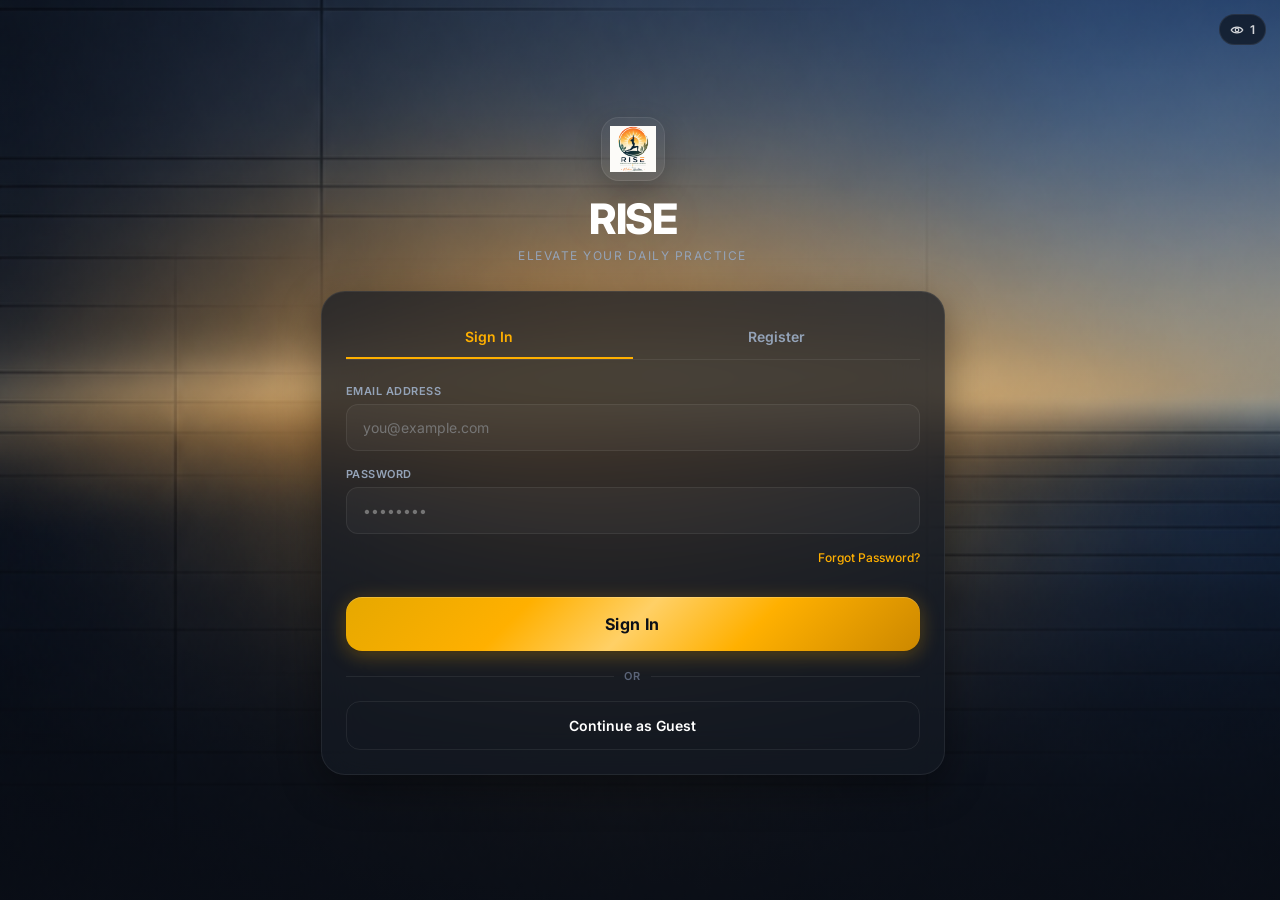
<file: index.html>
<!DOCTYPE html>
<html lang="en">
<head>
  <meta charset="UTF-8">
  <meta name="viewport" content="width=device-width, initial-scale=1.0, maximum-scale=1.0, user-scalable=no">
  <title>RISE — Surya Namaskar</title>
  <meta name="description" content="RISE: An immersive wellness experience that gamifies Surya Namaskar.">
  <meta name="theme-color" content="#0B0F17">
  <meta name="apple-mobile-web-app-capable" content="yes">
  <meta name="apple-mobile-web-app-status-bar-style" content="black-translucent">
  <link rel="icon" type="image/png" href="./assets/suryanamskar_logo.png">
  <link rel="apple-touch-icon" href="./assets/suryanamskar_logo.png">
  <link rel="manifest" href="./manifest.json">
  <link rel="preconnect" href="https://fonts.googleapis.com">
  <link rel="preconnect" href="https://fonts.gstatic.com" crossorigin>
  <link href="https://fonts.googleapis.com/css2?family=Inter:wght@300;400;500;600;700;800&display=swap" rel="stylesheet">
  <link rel="stylesheet" href="styles.css">
</head>
<body>
  <!-- ===== BACKGROUNDS ===== -->
  <div class="bg-layer" id="homeBg"></div>
  <div class="bg-layer" id="workoutBg"></div>
  <div class="bg-overlay"></div>

  <!-- ===== AUTHENTICATION SCREEN ===== -->
  <div class="screen screen--auth active" id="authScreen">
    <div class="screen-inner screen-inner--center">
      <div class="auth-header">
        <div class="brand-mark" aria-label="RISE logo">
          <img src="./assets/suryanamskar_logo.png" alt="RISE logo" class="brand-mark__logo">
        </div>
        <h2 class="auth-brand">RISE</h2>
        <p class="auth-subtitle">Elevate Your Daily Practice</p>
      </div>

      <div class="auth-card">
        <div class="auth-tabs">
          <button class="auth-tab active" id="tabLogin">Sign In</button>
          <button class="auth-tab" id="tabSignup">Register</button>
        </div>

        <!-- Login Form -->
        <div class="auth-form" id="loginForm">
          <div class="input-group">
            <label for="loginEmail">Email Address</label>
            <input type="email" id="loginEmail" placeholder="you@example.com">
          </div>
          <div class="input-group">
            <label for="loginPassword">Password</label>
            <input type="password" id="loginPassword" placeholder="••••••••">
          </div>
          <div class="auth-links">
            <a href="#" id="showForgotLink">Forgot Password?</a>
          </div>
          <button class="btn-start" id="loginFormSubmit" style="margin-top: 16px;">Sign In</button>
        </div>

        <!-- Signup Form -->
        <div class="auth-form hidden" id="signupForm">
          <div class="input-group">
            <label for="signupName">Full Name</label>
            <input type="text" id="signupName" placeholder="Your Name">
          </div>
          <div class="input-group">
            <label for="signupEmail">Email Address</label>
            <input type="email" id="signupEmail" placeholder="you@example.com">
          </div>
          <div class="input-group">
            <label for="signupPassword">Password (6+ chars)</label>
            <input type="password" id="signupPassword" placeholder="••••••••">
          </div>
          <button class="btn-start" id="signupFormSubmit" style="margin-top: 20px;">Sign Up</button>
        </div>

        <!-- Forgot Form -->
        <div class="auth-form hidden" id="forgotForm">
          <p class="auth-help-text">Enter your email and we'll send you a link to reset your password.</p>
          <div class="input-group">
            <label for="forgotEmail">Email Address</label>
            <input type="email" id="forgotEmail" placeholder="you@example.com">
          </div>
          <button class="btn-start" id="forgotFormSubmit" style="margin-top: 16px;">Send Reset Link</button>
          <div class="auth-links" style="justify-content: center; margin-top: 16px;">
            <a href="#" id="backToLoginLink">Back to Sign In</a>
          </div>
        </div>

        <div class="auth-divider">
          <span>or</span>
        </div>

        <button class="btn-guest" id="guestLoginBtn">Continue as Guest</button>
      </div>
    </div>
  </div>

  <!-- ===== HOME SCREEN ===== -->
  <div class="screen screen--home" id="homeScreen">
    <div class="screen-inner">
      <section class="hero">
        <div class="hero__brand-row">
          <img src="./assets/suryanamskar_logo.png" alt="RISE logo" class="hero__logo">
          <div class="hero__brand-block">
            <p class="hero__greeting" id="greeting">Good Morning</p>
            <h1 class="hero__brand">RISE</h1>
          </div>
        </div>
      </section>

      <!-- TODAY'S GOAL CARD -->
      <div class="today-goal-card" id="homeGoalCard">
        <!-- Row 1: Icon + Title + XP badge -->
        <div class="tgc-header">
          <div class="tgc-icon-wrap">
            <svg width="16" height="16" viewBox="0 0 24 24" fill="none" stroke="#FFB000" stroke-width="2.2" stroke-linecap="round" stroke-linejoin="round"><circle cx="12" cy="12" r="10"/><polyline points="12 6 12 12 16 14"/></svg>
          </div>
          <div class="tgc-title-block">
            <span class="tgc-eyebrow">Today's Goal</span>
            <span class="tgc-title" id="homeGoalTitle">3 Sets</span>
          </div>
          <span class="tgc-xp-badge" id="homeGoalXpEstimate">+150 XP</span>
        </div>

        <!-- Row 2: Progress fraction + streak -->
        <div class="tgc-meta">
          <span class="tgc-progress-text" id="homeGoalProgressText">🎯 0 / 3 Sets</span>
          <span class="tgc-streak" id="homeStreakTag">🔥 <span id="homeStreakVal">0</span> day streak</span>
        </div>

        <!-- Row 3: Animated progress bar -->
        <div class="tgc-bar-track">
          <div class="tgc-bar-fill" id="homeGoalProgressFill"></div>
        </div>

        <!-- Row 4: Reward label -->
        <p class="tgc-reward-label" id="homeGoalRewardLabel">Complete your goal to earn a +20 XP bonus</p>
      </div>
      
      <!-- QUICK START & CONTINUE BUTTONS -->
      <div class="quick-actions" style="display: grid; grid-template-columns: 1fr 1fr; gap: 10px; margin-bottom: 12px;">
        <button class="btn-secondary" id="quickStartBtn">
          <svg width="14" height="14" viewBox="0 0 24 24" fill="currentColor" style="opacity:0.8"><polygon points="5 3 19 12 5 21"/></svg>
          Quick Start
        </button>
        <button class="btn-secondary" id="continueLastBtn">
          <svg width="14" height="14" viewBox="0 0 24 24" fill="none" stroke="currentColor" stroke-width="2" stroke-linecap="round" stroke-linejoin="round" style="opacity:0.8"><polyline points="1 4 1 10 7 10"/><path d="M3.51 15a9 9 0 1 0 .49-4"/></svg>
          Resume Last
        </button>
      </div>

      <!-- SESSION CONFIGURATION CARD -->
      <div class="config-card">
        <h3 class="config-card__title">Session Configuration</h3>
        
        <div class="config-items">
          <!-- Stepper: Sets -->
          <div class="config-item">
            <div class="config-item__details">
              <span class="config-item__name">Number of Sets</span>
              <span class="config-item__desc">Target rounds (1 - 50)</span>
            </div>
            <div class="stepper">
              <button class="stepper__btn" id="configSetsMinus" aria-label="Decrease">−</button>
              <span class="stepper__val" id="configSetsVal">3</span>
              <button class="stepper__btn" id="configSetsPlus" aria-label="Increase">+</button>
            </div>
          </div>

          <!-- Stepper: Seconds per pose -->
          <div class="config-item">
            <div class="config-item__details">
              <span class="config-item__name">Seconds Per Pose</span>
              <span class="config-item__desc">Pose hold duration (5 - 60s)</span>
            </div>
            <div class="stepper">
              <button class="stepper__btn" id="configSecMinus" aria-label="Decrease">−</button>
              <span class="stepper__val" id="configSecVal">8</span>
              <button class="stepper__btn" id="configSecPlus" aria-label="Increase">+</button>
            </div>
          </div>

          <!-- Stepper: Rest Between Sets -->
          <div class="config-item">
            <div class="config-item__details">
              <span class="config-item__name">Rest Between Sets</span>
              <span class="config-item__desc">Breathing rest (0 - 120s)</span>
            </div>
            <div class="stepper">
              <button class="stepper__btn" id="configRestMinus" aria-label="Decrease">−</button>
              <span class="stepper__val" id="configRestVal">15s</span>
              <button class="stepper__btn" id="configRestPlus" aria-label="Increase">+</button>
            </div>
          </div>

          <!-- Stepper: Countdown Before Start -->
          <div class="config-item">
            <div class="config-item__details">
              <span class="config-item__name">Countdown Before Start</span>
              <span class="config-item__desc">Get ready timer (3 - 10s)</span>
            </div>
            <div class="stepper">
              <button class="stepper__btn" id="configCdMinus" aria-label="Decrease">−</button>
              <span class="stepper__val" id="configCdVal">5s</span>
              <button class="stepper__btn" id="configCdPlus" aria-label="Increase">+</button>
            </div>
          </div>
        </div>

        <!-- Live Summary -->
        <div class="config-summary">
          <div class="summary-col">
            <span class="summary-val" id="summaryPoses">36</span>
            <span class="summary-lbl">Total Poses</span>
          </div>
          <div class="summary-col">
            <span class="summary-val" id="summaryDuration">~5m</span>
            <span class="summary-lbl">Est. Time</span>
          </div>
          <div class="summary-col">
            <span class="summary-val" id="summaryRest">30s</span>
            <span class="summary-lbl">Total Rest</span>
          </div>
          <div class="summary-col">
            <span class="summary-val" id="summaryCalories">151</span>
            <span class="summary-lbl">Est. Calories</span>
          </div>
        </div>
      </div>
      
      <button class="btn-start" id="startConfigBtn" style="margin-top: 10px; margin-bottom: 16px; flex-shrink: 0;">Start Custom Session</button>

      <!-- RECENT ACTIVITY SECTION -->
      <div class="home-section-header" style="margin-top: 8px; margin-bottom: 8px;">
        <h3>Recent Activity</h3>
      </div>
      <div class="recent-activity-container" id="recentActivityList" style="margin-bottom: 90px;">
        <!-- Recent logs will be rendered here -->
      </div>
    </div>
  </div>

  <!-- ===== WORKOUT SCREEN ===== -->
  <div class="screen screen--workout" id="workoutScreen">
    <div class="screen-inner">
      <!-- Countdown overlay -->
      <div class="countdown-overlay" id="workoutCountdownOverlay">
        <div class="countdown-circle">
          <span class="countdown-num" id="workoutCountdownNumber">5</span>
        </div>
        <p class="countdown-tip">Prepare for Pranamasana...</p>
      </div>

      <!-- Rest Overlay Between Sets -->
      <div class="rest-overlay" id="workoutRestOverlay">
        <h2 class="rest-title">Set Completed!</h2>
        <p class="rest-subtitle">Relax and focus on your breath</p>
        
        <div class="rest-circle-wrap">
          <svg class="rest-svg" viewBox="0 0 120 120">
            <circle cx="60" cy="60" r="50" fill="none" stroke="rgba(255,255,255,0.05)" stroke-width="6"/>
            <circle class="rest-circle-prog" id="restRingCircle" cx="60" cy="60" r="50" fill="none" stroke="#FFB000" stroke-width="6" stroke-linecap="round" stroke-dasharray="314.16" stroke-dashoffset="0" transform="rotate(-90 60 60)"/>
          </svg>
          <div class="rest-time-center">
            <span class="rest-seconds" id="restTimerCount">15</span>
            <span class="rest-label">seconds</span>
          </div>
        </div>
        
        <p class="rest-next-label" id="restNextSetLabel">Next Set Starting In...</p>
        
        <div style="display: flex; gap: 12px; margin-top: 32px; width: 80%;">
          <button class="btn-secondary" id="skipRestBtn" style="border-radius: 100px; padding: 12px 24px;">Skip Rest</button>
          <button class="btn-start" id="continueRestBtn" style="border-radius: 100px; padding: 12px 24px; box-shadow: none;">Continue</button>
        </div>
      </div>

      <!-- Normal Workout Interface -->
      <header class="wo-header">
        <button class="wo-header__btn" id="woClose" aria-label="Close">
          <svg width="18" height="18" viewBox="0 0 24 24" fill="none" stroke="currentColor" stroke-width="2" stroke-linecap="round"><line x1="18" y1="6" x2="6" y2="18"/><line x1="6" y1="6" x2="18" y2="18"/></svg>
        </button>
        <div class="wo-progress-bar"><div class="wo-progress-fill" id="woProgressFill"></div></div>
        <button class="wo-header__btn" id="woBell" style="pointer-events: none; opacity: 0.3;" aria-label="Sound">
          <svg width="18" height="18" viewBox="0 0 24 24" fill="none" stroke="currentColor" stroke-width="2" stroke-linecap="round"><path d="M18 8A6 6 0 0 0 6 8c0 7-3 9-3 9h18s-3-2-3-9"/><path d="M13.73 21a2 2 0 0 1-3.46 0"/></svg>
        </button>
      </header>
      
      <div class="timer-area">
        <div class="timer-ring-wrap">
          <svg class="timer-svg" viewBox="0 0 220 220">
            <defs>
              <linearGradient id="ringGrad" x1="0%" y1="0%" x2="100%" y2="100%">
                <stop offset="0%" stop-color="#D4AF37"/>
                <stop offset="25%" stop-color="#FFF2CD"/>
                <stop offset="50%" stop-color="#AA771C"/>
                <stop offset="75%" stop-color="#FBF5B7"/>
                <stop offset="100%" stop-color="#8A5A19"/>
              </linearGradient>
              <filter id="ringGlow" x="-20%" y="-20%" width="140%" height="140%">
                <feDropShadow dx="0" dy="4" stdDeviation="8" flood-color="#D4AF37" flood-opacity="0.5"/>
              </filter>
            </defs>
            <circle cx="110" cy="110" r="98" fill="none" stroke="rgba(255,255,255,0.04)" stroke-width="10"/>
            <circle class="timer-ring-prog" id="timerRing" cx="110" cy="110" r="98" fill="none" stroke="url(#ringGrad)" stroke-width="10" stroke-linecap="round" stroke-dasharray="615.75" stroke-dashoffset="0" transform="rotate(-90 110 110)" filter="url(#ringGlow)"/>
          </svg>
          <div class="timer-center">
            <div class="timer-set" id="timerSet">Set 1</div>
            <div class="timer-count" id="timerCount">008</div>
            <div class="timer-rep" id="timerRep">1 / 12 Poses</div>
          </div>
        </div>
      </div>
      
      <!-- Pose Image from assets -->
      <div class="pose-visual" id="poseVisual">
        <img id="poseImage" src="assets/poses/pose-01-pranamasana.png.png" alt="Yoga Pose">
      </div>

      <!-- Next Pose Premium Card -->
      <div class="wo-next-pose-card" id="woNextPosePreview">
        <span class="wo-next-pose-label">Next</span>
        <svg width="10" height="10" viewBox="0 0 24 24" fill="none" stroke="rgba(255,176,0,0.5)" stroke-width="2.5" stroke-linecap="round"><polyline points="9 18 15 12 9 6"/></svg>
        <span class="wo-next-pose-name" id="woNextPoseName">Hasta Uttanasana</span>
      </div>
      
      <div class="wo-info-row">
        <div class="wo-info-col" style="flex: 2;">
          <div class="wo-info-col__label">Pose Name</div>
          <div class="wo-info-col__val" id="woPoseName">Pranamasana</div>
          <div class="wo-info-col__sub" id="woSanskritName">प्रणामासन (Prayer Pose)</div>
        </div>
        <div class="wo-info-col">
          <div class="wo-info-col__label">Current Step</div>
          <div class="wo-info-col__val" id="woStep">1 of 12</div>
        </div>
        <div class="wo-info-col">
          <div class="wo-info-col__label">Overall</div>
          <div class="wo-info-col__val" id="woProgress">1/1 Sets</div>
        </div>
      </div>
      
      <div class="wo-controls">
        <button class="wo-ctrl wo-ctrl--sm" id="woPrev" aria-label="Previous"><svg width="18" height="18" viewBox="0 0 24 24" fill="none" stroke="currentColor" stroke-width="2" stroke-linecap="round"><polyline points="15 18 9 12 15 6"/></svg></button>
        <button class="wo-ctrl wo-ctrl--lg" id="woPlayPause" aria-label="Play/Pause">
          <svg id="icoPlay" width="22" height="22" viewBox="0 0 24 24" fill="currentColor"><polygon points="5 3 19 12 5 21"/></svg>
          <svg id="icoPause" width="22" height="22" viewBox="0 0 24 24" fill="currentColor" style="display:none"><rect x="6" y="4" width="4" height="16"/><rect x="14" y="4" width="4" height="16"/></svg>
        </button>
        <button class="wo-ctrl wo-ctrl--sm" id="woMore" aria-label="More"><svg width="18" height="18" viewBox="0 0 24 24" fill="none" stroke="currentColor" stroke-width="2" stroke-linecap="round"><polyline points="9 18 15 12 9 6"/></svg></button>
      </div>
    </div>
  </div>

  <!-- ===== STATISTICS SCREEN ===== -->
  <div class="screen screen--stats" id="statsScreen">
    <div class="screen-inner">
      <section class="section-title">
        <h2 class="sub-screen-header">Performance Analytics</h2>
      </section>

      <!-- Consistency Widgets Grid -->
      <div class="stats-summary-grid">
        <div class="stats-card">
          <span class="stats-card-lbl">Consistency</span>
          <span class="stats-card-val" id="statsConsistency">0%</span>
        </div>
        <div class="stats-card">
          <span class="stats-card-lbl">Total Sessions</span>
          <span class="stats-card-val" id="statsTotalSessions">0</span>
        </div>
        <div class="stats-card">
          <span class="stats-card-lbl">Practice Time</span>
          <span class="stats-card-val" id="statsTotalPractice">0m</span>
        </div>
        <div class="stats-card">
          <span class="stats-card-lbl">Avg Duration</span>
          <span class="stats-card-val" id="statsAvgDuration">0m</span>
        </div>
      </div>

      <!-- Streaks Card -->
      <div class="stats-streaks-card">
        <div class="streak-data-item">
          <span class="s-label">Current Streak</span>
          <span class="s-value" id="statsCurrentStreak">0</span>
        </div>
        <div class="streak-divider"></div>
        <div class="streak-data-item">
          <span class="s-label">Longest Streak</span>
          <span class="s-value" id="statsLongestStreak">0</span>
        </div>
        <div class="streak-divider"></div>
        <div class="streak-data-item">
          <span class="s-label">Perfect Weeks</span>
          <span class="s-value" id="statsPerfectWeeks">0</span>
        </div>
      </div>

      <!-- Chart: Weekly Activity -->
      <div class="chart-wrapper">
        <h3 class="chart-title">Weekly Activity (Practice Minutes)</h3>
        <div class="chart-container" id="statsWeeklyChart"></div>
      </div>

      <!-- Chart: Monthly Activity -->
      <div class="chart-wrapper">
        <h3 class="chart-title">Monthly Activity (Completed Sets)</h3>
        <div class="chart-container" id="statsMonthlyChart"></div>
      </div>

      <!-- Contribution Calendar -->
      <div class="chart-wrapper">
        <h3 class="chart-title">Activity Map (GitHub Style)</h3>
        <p class="chart-desc">Completed workouts colored in shades of gold</p>
        <div class="calendar-wrapper" id="statsCalendarContainer"></div>
      </div>

      <!-- Detailed Metrics Row -->
      <div class="detail-row-stats">
        <div class="detail-stat-box">
          <span class="d-val" id="statsTotalCalories">0 kcal</span>
          <span class="d-lbl">Energy Burnt</span>
        </div>
        <div class="detail-stat-box">
          <span class="d-val" id="statsAvgSets">0.0</span>
          <span class="d-lbl">Avg Sets / Session</span>
        </div>
      </div>

      <!-- History Log List -->
      <div class="history-list-header">
        <h3>Workout History</h3>
      </div>
      <div class="history-list" id="statsHistoryList" style="margin-bottom: 80px;">
        <!-- Workout logs will render here -->
      </div>
    </div>
  </div>

  <!-- ===== ACHIEVEMENTS SCREEN ===== -->
  <div class="screen screen--achievements" id="achievementsScreen">
    <div class="screen-inner">
      <section class="section-title">
        <h2 class="sub-screen-header">Milestones & Badges</h2>
      </section>

      <div class="achievements-grid" id="achievementsGrid" style="margin-bottom: 80px;">
        <!-- Achievement Badges will be generated in JS -->
      </div>
    </div>
  </div>

  <!-- ===== PROFILE SCREEN ===== -->
  <div class="screen screen--profile" id="profileScreen">
    <div class="screen-inner">
      <section class="profile-header">
        <div class="avatar-wrap">
          <div class="profile-avatar" id="profileAvatar">🧘</div>
        </div>
        <h2 class="profile-name" id="profileName">Guest Yogi</h2>
        <span class="profile-email" id="profileEmail">guest_yogi@rise.app</span>
      </section>

      <!-- Level Progress Card -->
      <div class="level-card">
        <div style="display: flex; justify-content: space-between; align-items: baseline;">
          <span class="level-lbl">Current Level</span>
          <span class="level-val" id="profileLevel">Beginner</span>
        </div>
        <div class="wo-progress-bar" style="margin-top: 10px; height: 8px; background: rgba(255,255,255,0.05);">
          <div class="wo-progress-fill" id="profileXpProgress" style="width: 0%;"></div>
        </div>
        <div style="display: flex; justify-content: space-between; align-items: baseline; margin-top: 8px;">
          <span class="level-xp-progress" id="profileXpLabel">0 XP to next level</span>
          <span class="level-xp-value" id="profileLevelInfo">0 XP</span>
        </div>
        <span class="profile-email" id="profileLevelSub" style="margin-top: 4px; display: block; font-size: 11px;">0 XP total</span>
      </div>

      <!-- Streaks Card -->
      <div class="profile-streaks">
        <div class="p-streak-item">
          <span class="p-streak-val" id="profileCurrentStreak">0</span>
          <span class="p-streak-lbl" id="profileStreakText">days streak</span>
        </div>
        <div class="p-streak-divider"></div>
        <div class="p-streak-item">
          <span class="p-streak-val" id="profileLongestStreak">0</span>
          <span class="p-streak-lbl">longest streak</span>
        </div>
        <div class="p-streak-divider"></div>
        <div class="p-streak-item">
          <span class="p-streak-val" id="profileTotalSessions">0</span>
          <span class="p-streak-lbl">sessions</span>
        </div>
        <div class="p-streak-divider"></div>
        <div class="p-streak-item">
          <span class="p-streak-val" id="profilePracticeTime">0m</span>
          <span class="p-streak-lbl">practiced</span>
        </div>
      </div>

      <!-- Settings Cards -->
      <div class="settings-card">
        <h3 class="settings-title">Practice Settings</h3>
        
        <div class="settings-items">
          <div class="settings-item">
            <span>Meditation Music</span>
            <label class="switch">
              <input type="checkbox" id="settingsMusic" checked>
              <span class="slider"></span>
            </label>
          </div>

          <div class="settings-item">
            <span>Voice Guidance <span class="coming-soon-badge">Coming Soon</span></span>
            <label class="switch" aria-label="Voice Guidance">
              <input type="checkbox" id="settingsVoice" checked disabled>
              <span class="slider"></span>
            </label>
          </div>

          <div class="settings-item">
            <span>Haptic Feedback</span>
            <label class="switch">
              <input type="checkbox" id="settingsHaptics" checked>
              <span class="slider"></span>
            </label>
          </div>

          <div class="settings-item">
            <span>Auto Pause (Tab Hidden)</span>
            <label class="switch">
              <input type="checkbox" id="settingsAutoPause" checked>
              <span class="slider"></span>
            </label>
          </div>

          <div class="settings-item select-item">
            <span>Reminder Notification <span class="coming-soon-badge">Coming Soon</span></span>
            <input type="time" id="settingsReminder" class="settings-input-time" value="08:00" disabled>
          </div>

          <div class="settings-item select-item">
            <span>Language</span>
            <select id="settingsLanguage" class="settings-select">
              <option value="en">English</option>
              <option value="hi">हिन्दी</option>
              <option value="es">Español</option>
            </select>
          </div>
        </div>
      </div>

      <!-- General Info Card -->
      <div class="settings-card" style="margin-top: 16px;">
        <h3 class="settings-title">General</h3>
        <div class="settings-items">
          <button class="settings-btn-link" id="aboutBtn">About RISE</button>
          <button class="settings-btn-link" id="privacyBtn">Privacy Policy</button>
        </div>
      </div>

      <!-- Log out -->
      <button class="btn-secondary" id="settingsLogoutBtn" style="margin-top: 24px; margin-bottom: 100px; color: #ff5959; border-color: rgba(255,89,89,0.2);">Sign Out</button>
    </div>
  </div>

  <!-- ===== COMPLETE SCREEN ===== -->
  <div class="screen screen--complete" id="completeScreen">
    <div class="screen-inner screen-inner--center">
      <div class="done-icon" style="margin-bottom: 16px;">
        <svg width="56" height="56" viewBox="0 0 24 24" fill="none" stroke="#FFB000" stroke-width="1.5" stroke-linecap="round"><circle cx="12" cy="12" r="10"/><path d="M8 12l3 3 5-5"/></svg>
      </div>
      <h2 class="done-title">Session Complete</h2>
      <p class="done-sub" id="doneSub" style="margin-bottom: 24px;">Namaste. Excellent practice today.</p>
      
      <!-- Premium Completion Metric Grid -->
      <div class="done-stats-grid">
        <div class="done-grid-item">
          <div class="done-grid-val" id="completeSets">1</div>
          <div class="done-grid-lbl">Sets</div>
        </div>
        <div class="done-grid-item">
          <div class="done-grid-val" id="completePoses">12</div>
          <div class="done-grid-lbl">Poses</div>
        </div>
        <div class="done-grid-item">
          <div class="done-grid-val" id="completeDuration">02:15</div>
          <div class="done-grid-lbl">Duration</div>
        </div>
        <div class="done-grid-item">
          <div class="done-grid-val" id="completeCalories">50</div>
          <div class="done-grid-lbl">Calories</div>
        </div>
        <div class="done-grid-item" style="grid-column: span 2;">
          <div class="done-grid-val" id="completeXp" style="color: #FFB000;">+50 XP</div>
          <div class="done-grid-lbl">XP Earned</div>
        </div>
        <div class="done-grid-item">
          <div class="done-grid-val" id="completeCurrentStreak">2</div>
          <div class="done-grid-lbl">Streak</div>
        </div>
        <div class="done-grid-item">
          <div class="done-grid-val" id="completeLongestStreak">5</div>
          <div class="done-grid-lbl">Longest</div>
        </div>
      </div>

      <!-- Achievement Unlocked Banner -->
      <div class="badge-unlock-banner" id="completeAchievementsUnlock">Unlocked a new Badge!</div>

      <button class="btn-start" id="doneBtn" style="margin-top: 16px;">Back to Home</button>
    </div>
  </div>

  <!-- ===== BOTTOM NAVIGATION ===== -->
  <nav class="bottom-nav hidden" id="bottomNav">
    <button class="nav-item active" id="navHomeBtn">
      <svg width="20" height="20" viewBox="0 0 24 24" fill="none" stroke="currentColor" stroke-width="2" stroke-linecap="round" stroke-linejoin="round"><path d="m3 9 9-7 9 7v11a2 2 0 0 1-2 2H5a2 2 0 0 1-2-2z"/><polyline points="9 22 9 12 15 12 15 22"/></svg>
      <span>Home</span>
    </button>
    <button class="nav-item" id="navStatsBtn">
      <svg width="20" height="20" viewBox="0 0 24 24" fill="none" stroke="currentColor" stroke-width="2" stroke-linecap="round" stroke-linejoin="round"><line x1="18" y1="20" x2="18" y2="10"/><line x1="12" y1="20" x2="12" y2="4"/><line x1="6" y1="20" x2="6" y2="14"/></svg>
      <span>Stats</span>
    </button>
    <button class="nav-item" id="navAchievementsBtn">
      <svg width="20" height="20" viewBox="0 0 24 24" fill="none" stroke="currentColor" stroke-width="2" stroke-linecap="round" stroke-linejoin="round"><path d="M6 9H4.5a2.5 2.5 0 0 1 0-5H6M18 9h1.5a2.5 2.5 0 0 0 0-5H18M4 22h16M10 14.66V17c0 .55-.45 1-1 1H4v2h16v-2h-5c-.55 0-1-.45-1-1v-2.34M12 2a4 4 0 0 1 4 4v5a4 4 0 0 1-8 0V6a4 4 0 0 1 4-4z"/></svg>
      <span>Badges</span>
    </button>
    <button class="nav-item" id="navProfileBtn">
      <svg width="20" height="20" viewBox="0 0 24 24" fill="none" stroke="currentColor" stroke-width="2" stroke-linecap="round" stroke-linejoin="round"><path d="M20 21v-2a4 4 0 0 0-4-4H8a4 4 0 0 0-4 4v2"/><circle cx="12" cy="7" r="4"/></svg>
      <span>Profile</span>
    </button>
  </nav>

  <div class="visitor-counter" id="visitorCounter" aria-label="Visitor count">
    <svg viewBox="0 0 24 24" fill="none" stroke="currentColor" stroke-width="2" stroke-linecap="round" stroke-linejoin="round">
      <path d="M2 12s3-5 10-5 10 5 10 5-3 5-10 5-10-5-10-5Z"></path>
      <circle cx="12" cy="12" r="3"></circle>
    </svg>
    <span id="visitorCount">1</span>
  </div>

  <!-- ===== APPLICATION SCRIPTS ===== -->
  <script src="js/storage.js"></script>
  <script src="js/auth.js"></script>
  <script src="js/audio.js"></script>
  <script src="js/stats.js"></script>
  <script src="js/workout.js"></script>
  <script src="js/ui.js"></script>
  <script src="app.js"></script>
</body>
</html>
</file>
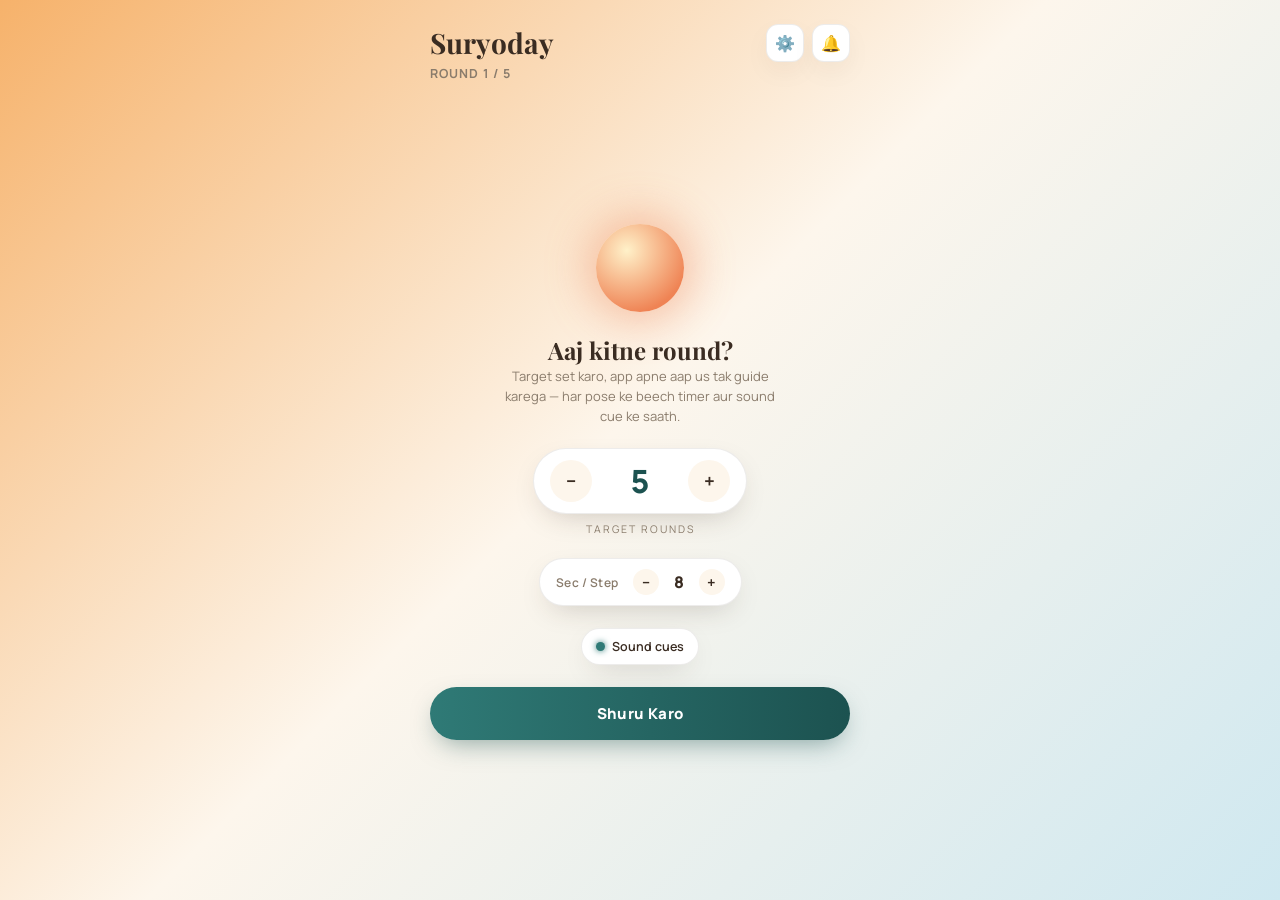
<file: 2.html>
<!DOCTYPE html>
<html lang="hi">
<head>
<meta charset="UTF-8">
<meta name="viewport" content="width=device-width, initial-scale=1.0">
<title>Suryoday</title>
<link rel="preconnect" href="https://fonts.googleapis.com">
<link href="https://fonts.googleapis.com/css2?family=Playfair+Display:wght@600;700&family=Manrope:wght@400;500;600;700;800&display=swap" rel="stylesheet">
<style>
  :root{
    --peach:#f6b26b; --peach2:#f2905b; --blue-sky:#cfe8f0; --cream:#fdf6ec;
    --teal:#2f7a76; --teal-dark:#1c5250;
    --ink:#3a2c22; --ink-dim:#8a7c6c;
    --orange:#ef8354; --orange-dim:#f6c9a8;
    --white:#ffffff;
    --border:rgba(58,44,34,0.09);
    --shadow:0 10px 30px -12px rgba(58,44,34,0.28);
  }
  *{box-sizing:border-box; margin:0; padding:0;}
  html,body{height:100%;}
  body{
    font-family:'Manrope',sans-serif;
    color:var(--ink);
    min-height:100vh;
    background:linear-gradient(135deg, var(--peach) 0%, var(--cream) 48%, var(--blue-sky) 100%);
    display:flex; justify-content:center;
  }
  .app{width:100%; max-width:460px; min-height:100vh; display:flex; flex-direction:column; padding:24px 20px 26px; position:relative;}

  header{display:flex; justify-content:space-between; align-items:flex-start; margin-bottom:8px;}
  .brand .title{font-family:'Playfair Display',serif; font-size:28px; font-weight:700; color:var(--ink);}
  .brand .round{font-size:12.5px; font-weight:700; letter-spacing:1px; color:var(--ink-dim); margin-top:4px; text-transform:uppercase;}
  .header-actions{display:flex; gap:8px;}
  .icon-btn{
    width:38px; height:38px; border-radius:12px; background:var(--white); border:1px solid var(--border);
    display:flex; align-items:center; justify-content:center; cursor:pointer; font-size:16px; box-shadow:var(--shadow);
  }

  /* ---------- SETUP ---------- */
  .setup{flex:1; display:flex; flex-direction:column; align-items:center; justify-content:center; gap:22px; text-align:center;}
  .setup .sun-mini{
    width:88px; height:88px; border-radius:50%;
    background:radial-gradient(circle at 35% 30%, #fff1c9, var(--orange) 75%);
    box-shadow:0 0 40px 10px rgba(239,131,84,0.4);
  }
  .setup h1{font-family:'Playfair Display',serif; font-size:24px; font-weight:700;}
  .setup p{color:var(--ink-dim); font-size:13px; max-width:280px; line-height:1.55;}
  .card{background:var(--white); border:1px solid var(--border); border-radius:20px; box-shadow:var(--shadow);}
  .target-picker{display:flex; align-items:center; gap:20px; padding:10px 16px; border-radius:100px;}
  .target-picker button{width:42px; height:42px; border-radius:50%; background:var(--cream); color:var(--ink); font-size:19px; border:none; cursor:pointer; font-weight:700;}
  .target-picker .tval{font-size:32px; font-weight:800; min-width:56px; text-align:center; font-variant-numeric:tabular-nums; color:var(--teal-dark);}
  .target-label{font-size:10.5px; letter-spacing:2px; text-transform:uppercase; color:var(--ink-dim); margin-top:8px;}
  .duration-row{display:flex; align-items:center; justify-content:center; gap:14px; padding:10px 16px; border-radius:100px;}
  .duration-row span{font-size:12px; color:var(--ink-dim); letter-spacing:0.5px; font-weight:600;}
  .stepper{display:flex; align-items:center; gap:10px;}
  .stepper button{width:26px; height:26px; background:var(--cream); border-radius:50%; color:var(--ink); font-size:15px; padding:0; border:none; cursor:pointer; font-weight:700;}
  .stepper .val{font-weight:800; min-width:20px; text-align:center; font-variant-numeric:tabular-nums;}
  .toggle-chip{display:flex; align-items:center; gap:7px; border-radius:100px; padding:9px 14px; font-size:12.5px; cursor:pointer; user-select:none; font-weight:600;}
  .toggle-chip .dotstate{width:9px; height:9px; border-radius:50%; background:var(--ink-dim);}
  .toggle-chip.active .dotstate{background:var(--teal); box-shadow:0 0 6px var(--teal);}
  .begin-btn{
    width:100%; padding:16px; border-radius:100px; border:none; cursor:pointer; font-size:15px; font-weight:800;
    background:linear-gradient(90deg,var(--teal),var(--teal-dark)); color:#fff; letter-spacing:0.4px;
    box-shadow:0 10px 26px -8px rgba(28,82,80,0.5);
  }

  /* ---------- WORKOUT ---------- */
  .workout{flex:1; display:none; flex-direction:column;}
  .workout.active{display:flex;}

  .step-label{text-align:center; font-size:12.5px; font-weight:800; letter-spacing:2px; color:var(--ink-dim); text-transform:uppercase; margin:6px 0 14px;}

  .timer-wrap{width:180px; height:180px; margin:0 auto; position:relative;}
  .timer-wrap svg{position:absolute; inset:0; transform:rotate(-90deg);}
  .timer-face{
    position:absolute; inset:13px; border-radius:50%; background:var(--white); box-shadow:var(--shadow);
    display:flex; flex-direction:column; align-items:center; justify-content:center;
  }
  .timer-num{font-size:52px; font-weight:800; line-height:1; color:var(--ink); font-variant-numeric:tabular-nums;}
  .timer-label{font-size:10.5px; letter-spacing:2px; color:var(--ink-dim); text-transform:uppercase; margin-top:4px; font-weight:700;}

  .scene{
    position:relative; height:150px; border-radius:22px; overflow:hidden; margin:18px 0 6px;
    background:linear-gradient(180deg,#ffe1ad 0%, #ffb677 45%, #f2905b 100%);
    box-shadow:var(--shadow);
  }
  .scene .sun-glow{position:absolute; right:30px; top:16px; width:66px; height:66px; border-radius:50%;
    background:radial-gradient(circle at 35% 30%, #fff6dd, #ffb84d 75%); box-shadow:0 0 34px 8px rgba(255,180,80,0.55);}
  .scene .cloud{position:absolute; background:rgba(255,255,255,0.55); border-radius:50px;}
  .scene .cloud1{width:44px; height:13px; top:16px; left:20px;}
  .scene .cloud2{width:28px; height:9px; top:32px; left:52px;}
  .scene .hill.back{position:absolute; bottom:-12px; left:-10%; width:120%; height:66px; background:#6fae9f; opacity:0.85; border-radius:50% 50% 0 0 / 100% 100% 0 0;}
  .scene .hill.front{position:absolute; bottom:-16px; left:-10%; width:120%; height:44px; background:#2f7a76; border-radius:50% 50% 0 0 / 100% 100% 0 0;}
  .scene .mat{position:absolute; bottom:8px; left:50%; transform:translateX(-50%); width:96px; height:10px; background:#3f8f86; border-radius:6px; opacity:0.9;}
  .figure-mount{position:absolute; bottom:6px; left:50%; transform:translateX(-50%); width:112px; height:118px; z-index:2;}
  #poseSvg{width:100%; height:100%;}
  #poseSvg line, #poseSvg circle, #poseSvg path{stroke:#1c3d3a; stroke-width:5; fill:none; stroke-linecap:round; stroke-linejoin:round;}

  .pose-title{text-align:center; margin-top:6px;}
  .pose-title .sa{font-size:12.5px; color:var(--ink-dim); font-weight:600; letter-spacing:0.5px;}
  .pose-name-en{font-size:15.5px; font-weight:800; letter-spacing:0.3px; text-transform:uppercase; margin-top:2px;}
  .pose-sub{font-size:12.5px; color:var(--ink-dim); margin-top:1px;}

  .controls{display:flex; gap:8px; margin-top:16px; align-items:center;}
  button{font-family:inherit;}
  .btn-side{
    flex:1; padding:14px 6px; border-radius:100px; background:var(--white); border:1px solid var(--border);
    color:var(--ink); font-weight:700; font-size:13px; cursor:pointer; box-shadow:var(--shadow);
  }
  .btn-main{
    flex:1.5; padding:14px; border-radius:100px; border:none; cursor:pointer; font-weight:800; font-size:15px;
    background:linear-gradient(90deg,var(--teal),var(--teal-dark)); color:#fff; letter-spacing:0.4px;
    box-shadow:0 10px 26px -8px rgba(28,82,80,0.5);
  }
  .btn-side:active, .btn-main:active{transform:scale(0.96);}

  .strip-wrap{margin-top:20px;}
  .strip{display:flex; gap:8px; overflow-x:auto; padding:4px 2px 10px; scrollbar-width:none;}
  .strip::-webkit-scrollbar{display:none;}
  .mini{
    flex:0 0 auto; width:38px; height:38px; border-radius:10px; background:var(--white); border:1px solid var(--border);
    display:flex; align-items:center; justify-content:center; cursor:pointer;
  }
  .mini svg{width:22px; height:22px;}
  .mini svg line, .mini svg circle, .mini svg path{stroke:var(--ink-dim); stroke-width:6; fill:none; stroke-linecap:round; stroke-linejoin:round;}
  .mini.active{background:var(--orange); border-color:var(--orange);}
  .mini.active svg line, .mini.active svg circle, .mini.active svg path{stroke:#fff;}
  .mini.done svg line, .mini.done svg circle, .mini.done svg path{stroke:var(--teal);}

  .progress-slider{width:100%; -webkit-appearance:none; appearance:none; height:6px; border-radius:4px;
    background:linear-gradient(90deg, var(--orange) 0%, var(--orange) var(--pct,0%), #eadfce var(--pct,0%), #eadfce 100%);
    outline:none; cursor:pointer; margin-top:2px;}
  .progress-slider::-webkit-slider-thumb{-webkit-appearance:none; width:18px; height:18px; border-radius:50%; background:var(--orange); border:3px solid #fff; box-shadow:var(--shadow); cursor:pointer;}
  .progress-slider::-moz-range-thumb{width:18px; height:18px; border-radius:50%; background:var(--orange); border:3px solid #fff; box-shadow:var(--shadow); cursor:pointer;}

  .bottom-row{display:flex; align-items:center; justify-content:space-between; margin-top:14px;}
  .total-counts{font-size:11.5px; font-weight:800; letter-spacing:1px; color:var(--ink-dim); text-transform:uppercase;}
  .stop-btn{
    padding:11px 18px; border-radius:100px; background:var(--white); border:1.5px solid var(--orange);
    color:var(--orange); font-weight:800; font-size:12px; cursor:pointer; letter-spacing:0.5px;
  }
  .stop-btn:active{transform:scale(0.96);}

  /* ---------- COMPLETE ---------- */
  .complete{flex:1; display:none; flex-direction:column; align-items:center; justify-content:center; gap:16px; text-align:center;}
  .complete.active{display:flex;}
  .burst{width:120px; height:120px; border-radius:50%;
    background:radial-gradient(circle at 35% 30%, #fff1c9, var(--orange) 75%);
    box-shadow:0 0 60px 16px rgba(239,131,84,0.5); animation:pulseBurst 1.8s ease-in-out infinite;}
  @keyframes pulseBurst{0%,100%{transform:scale(1);}50%{transform:scale(1.07);}}
  .complete h2{font-family:'Playfair Display',serif; font-size:27px; font-weight:700;}
  .complete p{color:var(--ink-dim); font-size:13.5px;}
  .stat-row{display:flex; gap:26px; margin:6px 0;}
  .stat{display:flex; flex-direction:column; align-items:center;}
  .stat .n{font-size:25px; font-weight:800; color:var(--teal-dark);}
  .stat .l{font-size:10px; letter-spacing:2px; text-transform:uppercase; color:var(--ink-dim);}

  .flash{position:fixed; inset:0; background:#fff1c9; opacity:0; pointer-events:none; z-index:5;}
  .flash.on{animation:flashOn .35s ease;}
  @keyframes flashOn{0%{opacity:0;}30%{opacity:0.4;}100%{opacity:0;}}

  @media (prefers-reduced-motion: reduce){ .burst{animation:none !important;} }
</style>
</head>
<body>

<div class="flash" id="flash"></div>

<div class="app" id="app">
  <header>
    <div class="brand">
      <div class="title">Suryoday</div>
      <div class="round" id="roundLabel">Round 1 / 5</div>
    </div>
    <div class="header-actions">
      <div class="icon-btn" id="settingsBtn" title="Settings">⚙️</div>
      <div class="icon-btn" id="muteBtn" title="Sound on/off">🔔</div>
    </div>
  </header>

  <!-- SETUP -->
  <div class="setup" id="setupScreen">
    <div class="sun-mini"></div>
    <div>
      <h1>Aaj kitne round?</h1>
      <p>Target set karo, app apne aap us tak guide karega — har pose ke beech timer aur sound cue ke saath.</p>
    </div>

    <div>
      <div class="target-picker card">
        <button id="targetMinus">−</button>
        <div class="tval" id="targetVal">5</div>
        <button id="targetPlus">+</button>
      </div>
      <div class="target-label">Target Rounds</div>
    </div>

    <div class="duration-row card">
      <span>Sec / Step</span>
      <div class="stepper">
        <button id="durMinus">−</button>
        <div class="val" id="durVal">8</div>
        <button id="durPlus">+</button>
      </div>
    </div>

    <div class="toggle-chip card active" id="soundToggle"><span class="dotstate"></span> Sound cues</div>

    <button class="begin-btn" id="beginBtn">Shuru Karo</button>
  </div>

  <!-- WORKOUT -->
  <div class="workout" id="workoutScreen">
    <div class="step-label" id="stepLabel">Step 1 of 12</div>

    <div class="timer-wrap">
      <svg width="180" height="180" viewBox="0 0 180 180">
        <circle cx="90" cy="90" r="82" fill="none" stroke="#eadfce" stroke-width="8"/>
        <circle cx="90" cy="90" r="82" fill="none" stroke="var(--orange)" stroke-width="8" stroke-linecap="round"
          stroke-dasharray="515.2" stroke-dashoffset="515.2" id="ringCircle"/>
      </svg>
      <div class="timer-face">
        <div class="timer-num" id="secCount">8</div>
        <div class="timer-label" id="timerLabel">Seconds Left</div>
      </div>
    </div>

    <div class="scene">
      <div class="cloud cloud1"></div>
      <div class="cloud cloud2"></div>
      <div class="sun-glow"></div>
      <div class="hill back"></div>
      <div class="hill front"></div>
      <div class="mat"></div>
      <div class="figure-mount"><svg id="poseSvg" viewBox="0 0 100 100"></svg></div>
    </div>

    <div class="pose-title">
      <div class="sa" id="poseSa">प्रणामासन</div>
      <div class="pose-name-en" id="poseEn">Step 1: Pranamasana</div>
      <div class="pose-sub" id="poseSub">(Prayer Pose)</div>
    </div>

    <div class="controls">
      <button class="btn-side" id="prevBtn">‹ Previous</button>
      <button class="btn-main" id="startBtn">Start</button>
      <button class="btn-side" id="nextBtn">Next ›</button>
    </div>

    <div class="strip-wrap">
      <div class="strip" id="strip"></div>
      <input type="range" class="progress-slider" id="progressSlider" min="0" max="11" value="0" style="--pct:0%">
    </div>

    <div class="bottom-row">
      <div class="total-counts" id="totalCounts">Total Counts: 0</div>
      <button class="stop-btn" id="stopBtn">Stop Session</button>
    </div>
  </div>

  <!-- COMPLETE -->
  <div class="complete" id="completeScreen">
    <div class="burst"></div>
    <h2>Namaste 🙏</h2>
    <p>Aapne apna target pura kar liya.</p>
    <div class="stat-row">
      <div class="stat"><div class="n" id="statRounds">5</div><div class="l">Rounds</div></div>
      <div class="stat"><div class="n" id="statTime">4:12</div><div class="l">Time</div></div>
      <div class="stat"><div class="n" id="statPoses">60</div><div class="l">Poses</div></div>
    </div>
    <button class="begin-btn" id="newSessionBtn" style="max-width:260px;">Naya Session</button>
  </div>
</div>

<script>
/* ---------------- pose data ---------------- */
const poses = [
  {sa:"प्रणामासन", en:"Pranamasana", sub:"(Prayer Pose)", shape:"standing"},
  {sa:"हस्त उत्तानासन", en:"Hasta Uttanasana", sub:"(Raised Arms Pose)", shape:"armsUp"},
  {sa:"हस्त पादासन", en:"Hasta Padasana", sub:"(Hand to Foot Pose)", shape:"forwardFold"},
  {sa:"अश्व संचालनासन", en:"Ashwa Sanchalanasana", sub:"(Equestrian Pose)", shape:"lungeRight"},
  {sa:"दंडासन", en:"Dandasana", sub:"(Plank Pose)", shape:"plank"},
  {sa:"अष्टांग नमस्कार", en:"Ashtanga Namaskara", sub:"(Eight Limbed Pose)", shape:"ashtanga"},
  {sa:"भुजंगासन", en:"Bhujangasana", sub:"(Cobra Pose)", shape:"cobra"},
  {sa:"पर्वतासन", en:"Parvatasana", sub:"(Mountain Pose)", shape:"dog"},
  {sa:"अश्व संचालनासन", en:"Ashwa Sanchalanasana", sub:"(Equestrian Pose — Left)", shape:"lungeLeft"},
  {sa:"हस्त पादासन", en:"Hasta Padasana", sub:"(Hand to Foot Pose)", shape:"forwardFold"},
  {sa:"हस्त उत्तानासन", en:"Hasta Uttanasana", sub:"(Raised Arms Pose)", shape:"armsUp"},
  {sa:"प्रणामासन", en:"Pranamasana", sub:"(Prayer Pose)", shape:"standing"},
];

const poseShapes = {
  standing: `
    <circle cx="50" cy="18" r="7"/>
    <line x1="50" y1="25" x2="50" y2="58"/>
    <line x1="50" y1="30" x2="44" y2="40"/>
    <line x1="50" y1="30" x2="56" y2="40"/>
    <line x1="44" y1="40" x2="50" y2="37"/>
    <line x1="56" y1="40" x2="50" y2="37"/>
    <line x1="50" y1="58" x2="42" y2="88"/>
    <line x1="50" y1="58" x2="58" y2="88"/>
  `,
  armsUp: `
    <circle cx="50" cy="20" r="7"/>
    <path d="M50,27 Q54,45 50,60"/>
    <line x1="50" y1="27" x2="30" y2="8"/>
    <line x1="50" y1="27" x2="70" y2="8"/>
    <line x1="50" y1="60" x2="43" y2="90"/>
    <line x1="50" y1="60" x2="57" y2="90"/>
  `,
  forwardFold: `
    <circle cx="26" cy="60" r="7"/>
    <line x1="55" y1="48" x2="28" y2="58"/>
    <line x1="28" y1="60" x2="20" y2="80"/>
    <line x1="28" y1="60" x2="32" y2="80"/>
    <line x1="55" y1="48" x2="52" y2="90"/>
    <line x1="55" y1="48" x2="60" y2="90"/>
  `,
  lungeRight: `
    <circle cx="33" cy="30" r="7"/>
    <line x1="33" y1="37" x2="48" y2="55"/>
    <line x1="48" y1="55" x2="44" y2="74"/>
    <line x1="44" y1="74" x2="55" y2="88"/>
    <line x1="48" y1="55" x2="75" y2="63"/>
    <line x1="75" y1="63" x2="86" y2="84"/>
    <line x1="33" y1="40" x2="40" y2="68"/>
  `,
  lungeLeft: `
    <circle cx="67" cy="30" r="7"/>
    <line x1="67" y1="37" x2="52" y2="55"/>
    <line x1="52" y1="55" x2="56" y2="74"/>
    <line x1="56" y1="74" x2="45" y2="88"/>
    <line x1="52" y1="55" x2="25" y2="63"/>
    <line x1="25" y1="63" x2="14" y2="84"/>
    <line x1="67" y1="40" x2="60" y2="68"/>
  `,
  plank: `
    <circle cx="18" cy="42" r="6.5"/>
    <line x1="24" y1="44" x2="80" y2="52"/>
    <line x1="34" y1="46" x2="34" y2="74"/>
    <line x1="66" y1="50" x2="66" y2="76"/>
    <line x1="80" y1="52" x2="90" y2="72"/>
  `,
  ashtanga: `
    <circle cx="18" cy="76" r="6.5"/>
    <line x1="24" y1="73" x2="52" y2="46"/>
    <line x1="52" y1="46" x2="82" y2="78"/>
    <line x1="24" y1="74" x2="32" y2="60"/>
    <line x1="32" y1="60" x2="24" y2="52"/>
  `,
  cobra: `
    <circle cx="24" cy="36" r="7"/>
    <path d="M24,43 Q42,52 62,68"/>
    <line x1="62" y1="68" x2="90" y2="70"/>
    <line x1="30" y1="46" x2="30" y2="68"/>
  `,
  dog: `
    <circle cx="30" cy="55" r="6.5"/>
    <line x1="50" y1="22" x2="24" y2="78"/>
    <line x1="50" y1="22" x2="78" y2="78"/>
    <line x1="24" y1="78" x2="18" y2="86"/>
    <line x1="78" y1="78" x2="84" y2="86"/>
  `
};

/* ---------------- state ---------------- */
let targetRounds = 5;
let stepDuration = 8;
let currentStep = 0;
let rounds = 0;
let running = false;
let timer = null;
let secLeft = stepDuration;
let soundOn = true;
let wakeLock = null;
let sessionStartTime = null;

/* ---------------- DOM refs ---------------- */
const setupScreen = document.getElementById('setupScreen');
const workoutScreen = document.getElementById('workoutScreen');
const completeScreen = document.getElementById('completeScreen');
const targetVal = document.getElementById('targetVal');
const durVal = document.getElementById('durVal');
const stepLabel = document.getElementById('stepLabel');
const poseSaEl = document.getElementById('poseSa');
const poseEnEl = document.getElementById('poseEn');
const poseSubEl = document.getElementById('poseSub');
const secCountEl = document.getElementById('secCount');
const startBtn = document.getElementById('startBtn');
const ringCircle = document.getElementById('ringCircle');
const flashEl = document.getElementById('flash');
const stripEl = document.getElementById('strip');
const roundLabel = document.getElementById('roundLabel');
const totalCountsEl = document.getElementById('totalCounts');
const muteBtn = document.getElementById('muteBtn');
const soundToggle = document.getElementById('soundToggle');
const poseSvg = document.getElementById('poseSvg');
const progressSlider = document.getElementById('progressSlider');
const settingsBtn = document.getElementById('settingsBtn');

const CIRC = 2 * Math.PI * 82;
ringCircle.setAttribute('stroke-dasharray', CIRC);

/* ---------------- warm bell chime (no voice) ---------------- */
let audioCtx = null;
function getCtx(){ if(!audioCtx) audioCtx = new (window.AudioContext || window.webkitAudioContext)(); return audioCtx; }
function bellTone(ctx, freq, start, dur, gainPeak){
  const filter = ctx.createBiquadFilter();
  filter.type = 'lowpass'; filter.frequency.value = 2600;
  filter.connect(ctx.destination);
  [1, 2.01, 3.0].forEach((mult, i) => {
    const osc = ctx.createOscillator();
    const gain = ctx.createGain();
    osc.type = 'sine'; osc.frequency.value = freq * mult;
    const peak = gainPeak / (i+1.6);
    gain.gain.setValueAtTime(0.0001, ctx.currentTime + start);
    gain.gain.exponentialRampToValueAtTime(peak, ctx.currentTime + start + 0.03);
    gain.gain.exponentialRampToValueAtTime(0.0001, ctx.currentTime + start + dur);
    osc.connect(gain); gain.connect(filter);
    osc.start(ctx.currentTime + start); osc.stop(ctx.currentTime + start + dur + 0.05);
  });
}
function chimeStep(){ if(!soundOn) return; bellTone(getCtx(), 523.25, 0, 0.85, 0.20); }
function chimeRound(){ if(!soundOn) return; const c=getCtx(); bellTone(c,523.25,0,0.5,0.18); bellTone(c,659.25,0.16,0.7,0.18); bellTone(c,783.99,0.32,1.1,0.20); }
function chimeComplete(){ if(!soundOn) return; const c=getCtx(); [523.25,659.25,783.99,1046.5].forEach((f,i)=> bellTone(c,f,i*0.18,1.3,0.20)); }
function vibrate(pattern){ if(navigator.vibrate) navigator.vibrate(pattern); }

async function requestWakeLock(){ try{ if('wakeLock' in navigator){ wakeLock = await navigator.wakeLock.request('screen'); } }catch(e){} }
function releaseWakeLock(){ if(wakeLock){ wakeLock.release().catch(()=>{}); wakeLock=null; } }

/* ---------------- setup interactions ---------------- */
document.getElementById('targetMinus').addEventListener('click', ()=>{ if(targetRounds>1){ targetRounds--; targetVal.textContent=targetRounds; } });
document.getElementById('targetPlus').addEventListener('click', ()=>{ if(targetRounds<50){ targetRounds++; targetVal.textContent=targetRounds; } });
document.getElementById('durMinus').addEventListener('click', ()=>{ if(stepDuration>3){ stepDuration--; durVal.textContent=stepDuration; } });
document.getElementById('durPlus').addEventListener('click', ()=>{ if(stepDuration<20){ stepDuration++; durVal.textContent=stepDuration; } });
soundToggle.addEventListener('click', ()=>{ soundOn=!soundOn; soundToggle.classList.toggle('active',soundOn); muteBtn.textContent = soundOn ? '🔔' : '🔕'; });
muteBtn.addEventListener('click', ()=>{ soundOn=!soundOn; muteBtn.textContent = soundOn ? '🔔' : '🔕'; soundToggle.classList.toggle('active',soundOn); });
settingsBtn.addEventListener('click', ()=>{ /* quick jump back to setup without losing progress feel */ if(!running){ stopSession(); } });

document.getElementById('beginBtn').addEventListener('click', () => {
  setupScreen.style.display = 'none';
  workoutScreen.classList.add('active');
  buildStrip();
  secLeft = stepDuration;
  secCountEl.textContent = stepDuration;
  progressSlider.max = poses.length - 1;
  renderPose();
  sessionStartTime = Date.now();
  requestWakeLock();
});

/* ---------------- strip builder ---------------- */
function buildStrip(){
  stripEl.innerHTML = '';
  poses.forEach((p, i) => {
    const el = document.createElement('div');
    el.className = 'mini'; el.id = 'mini'+i;
    el.innerHTML = `<svg viewBox="0 0 100 100">${poseShapes[p.shape]}</svg>`;
    el.addEventListener('click', () => jumpToStep(i));
    stripEl.appendChild(el);
  });
}
function updateStrip(){
  document.querySelectorAll('.mini').forEach((el,i)=>{
    el.classList.remove('active','done');
    if(i < currentStep) el.classList.add('done');
    if(i === currentStep) el.classList.add('active');
  });
}

/* ---------------- rendering ---------------- */
function renderPose(){
  const p = poses[currentStep];
  stepLabel.textContent = `Step ${currentStep+1} of ${poses.length}`;
  poseSaEl.textContent = p.sa;
  poseEnEl.textContent = `Step ${currentStep+1}: ${p.en.toUpperCase()}`;
  poseSubEl.textContent = p.sub;
  poseSvg.innerHTML = poseShapes[p.shape];

  updateStrip();
  roundLabel.textContent = `Round ${Math.min(rounds+1, targetRounds)} / ${targetRounds}`;
  totalCountsEl.textContent = `Total Counts: ${rounds}`;
  progressSlider.value = currentStep;
  const pct = (currentStep / (poses.length-1)) * 100;
  progressSlider.style.setProperty('--pct', pct + '%');
}

/* ---------------- timer ---------------- */
function tick(){
  secLeft -= 1;
  secCountEl.textContent = Math.max(secLeft,0);
  const frac = 1 - (secLeft / stepDuration);
  ringCircle.style.strokeDashoffset = CIRC * (1 - frac);
  if(secLeft <= 0) advanceStep(true);
}

function advanceStep(auto){
  currentStep++;
  if(currentStep >= poses.length){
    currentStep = 0;
    rounds++;
    if(rounds >= targetRounds){ finishSession(); return; }
    if(auto){ chimeRound(); vibrate([80,60,80]); flashPulse(); }
  } else if(auto){
    chimeStep(); vibrate(45);
  }
  secLeft = stepDuration;
  secCountEl.textContent = stepDuration;
  ringCircle.style.strokeDashoffset = 0;
  renderPose();
}

function prevStep(){
  currentStep--;
  if(currentStep < 0){
    if(rounds > 0){ rounds--; currentStep = poses.length - 1; }
    else { currentStep = 0; }
  }
  secLeft = stepDuration;
  secCountEl.textContent = stepDuration;
  ringCircle.style.strokeDashoffset = 0;
  renderPose();
}

function jumpToStep(i){
  currentStep = i;
  secLeft = stepDuration;
  secCountEl.textContent = stepDuration;
  ringCircle.style.strokeDashoffset = 0;
  renderPose();
}

function flashPulse(){ flashEl.classList.remove('on'); void flashEl.offsetWidth; flashEl.classList.add('on'); }

function finishSession(){
  clearInterval(timer); running = false;
  chimeComplete(); vibrate([100,60,100,60,150]); flashPulse(); releaseWakeLock();

  const elapsedMs = Date.now() - sessionStartTime;
  const mins = Math.floor(elapsedMs/60000), secs = Math.floor((elapsedMs%60000)/1000);
  document.getElementById('statRounds').textContent = targetRounds;
  document.getElementById('statTime').textContent = `${mins}:${secs.toString().padStart(2,'0')}`;
  document.getElementById('statPoses').textContent = targetRounds * poses.length;

  workoutScreen.classList.remove('active');
  completeScreen.classList.add('active');
}

function startTimer(){ running=true; startBtn.textContent='Pause'; requestWakeLock(); timer=setInterval(tick,1000); }
function pauseTimer(){ running=false; startBtn.textContent='Resume'; clearInterval(timer); }

startBtn.addEventListener('click', () => {
  if(!running){
    if(secLeft === stepDuration && currentStep === 0 && rounds === 0 && startBtn.textContent === 'Start'){
      chimeStep();
    }
    startTimer();
  } else { pauseTimer(); }
});

document.getElementById('nextBtn').addEventListener('click', () => advanceStep(false));
document.getElementById('prevBtn').addEventListener('click', () => prevStep());

progressSlider.addEventListener('input', (e) => { jumpToStep(parseInt(e.target.value)); });

function stopSession(){
  clearInterval(timer); running = false; releaseWakeLock();
  currentStep = 0; rounds = 0; secLeft = stepDuration;
  workoutScreen.classList.remove('active');
  setupScreen.style.display = 'flex';
  startBtn.textContent = 'Start';
}
document.getElementById('stopBtn').addEventListener('click', stopSession);

document.getElementById('newSessionBtn').addEventListener('click', () => {
  currentStep = 0; rounds = 0; secLeft = stepDuration; running = false;
  startBtn.textContent = 'Start';
  completeScreen.classList.remove('active');
  setupScreen.style.display = 'flex';
});

document.addEventListener('visibilitychange', () => {
  if(document.visibilityState === 'visible' && running) requestWakeLock();
});
</script>

</body>
</html>
</file>
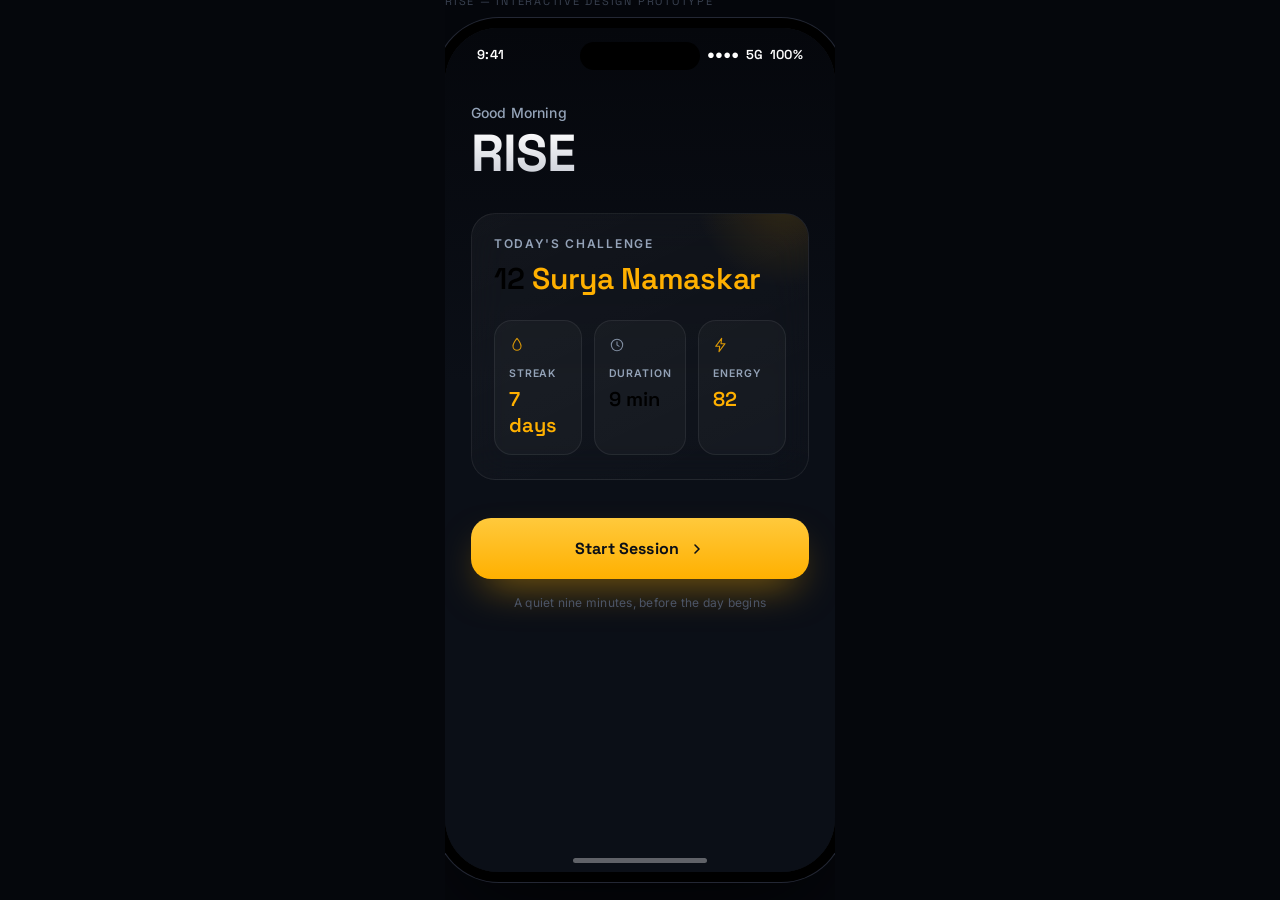
<file: p.html>
<!DOCTYPE html>
<html lang="en">
<head>
<meta charset="UTF-8">
<title>RISE</title>
<meta name="viewport" content="width=device-width, initial-scale=1.0">
<link rel="preconnect" href="https://fonts.googleapis.com">
<link href="https://fonts.googleapis.com/css2?family=Space+Grotesk:wght@400;500;600;700&family=Inter:wght@400;500;600;700&display=swap" rel="stylesheet">
<style>
  :root{
    --bg:#0B0F17;
    --surface:#161B22;
    --surface-2:#1D2330;
    --accent:#FFB000;
    --accent-soft:rgba(255,176,0,0.14);
    --text:#FFFFFF;
    --text-dim:#94A3B8;
    --hairline:rgba(255,255,255,0.07);

    /* environment stops — interpolated via JS */
    --env-top:#0B0F17;
    --env-bottom:#0B0F17;
    --env-glow:rgba(255,176,0,0.0);
  }

  *{box-sizing:border-box; margin:0; padding:0;}

  html,body{
    height:100%;
    background:#05070C;
    font-family:'Inter', -apple-system, sans-serif;
    display:flex;
    align-items:center;
    justify-content:center;
    overflow:hidden;
  }

  .display{ position:relative; }

  .stage-label{
    position:absolute;
    top:-34px; left:0;
    font-family:'Space Grotesk', sans-serif;
    font-size:11px;
    letter-spacing:0.16em;
    text-transform:uppercase;
    color:#3A4252;
  }

  /* ===== Phone frame ===== */
  .phone{
    width:390px;
    height:844px;
    border-radius:54px;
    background: linear-gradient(180deg, var(--env-top) 0%, var(--bg) 42%, var(--env-bottom) 100%);
    position:relative;
    overflow:hidden;
    box-shadow:
      0 0 0 10px #000,
      0 0 0 11px #232734,
      0 40px 90px -20px rgba(0,0,0,0.8),
      0 0 120px -40px var(--env-glow);
    transition: background 2.4s ease, box-shadow 2.4s ease;
  }

  .notch{
    position:absolute;
    top:14px; left:50%;
    transform:translateX(-50%);
    width:120px; height:28px;
    background:#000;
    border-radius:20px;
    z-index:50;
  }

  .statusbar{
    position:absolute;
    top:18px; left:32px; right:32px;
    display:flex;
    justify-content:space-between;
    font-family:'Space Grotesk', sans-serif;
    font-size:13px;
    font-weight:600;
    color:var(--text);
    z-index:40;
    letter-spacing:0.02em;
  }

  /* ===== Particles ===== */
  .particles{
    position:absolute; inset:0;
    overflow:hidden;
    pointer-events:none;
    z-index:1;
  }
  .particle{
    position:absolute;
    width:3px; height:3px;
    border-radius:50%;
    background:var(--accent);
    opacity:0;
    filter:blur(0.3px);
    animation:drift linear infinite;
  }
  @keyframes drift{
    0%{ transform:translateY(0) translateX(0); opacity:0;}
    10%{opacity:.55;}
    90%{opacity:.35;}
    100%{ transform:translateY(-760px) translateX(var(--dx,20px)); opacity:0;}
  }

  /* horizon glow disc, low on the workout screen to suggest a rising sun */
  .horizon{
    position:absolute;
    bottom:-260px; left:50%;
    transform:translateX(-50%);
    width:520px; height:520px;
    border-radius:50%;
    background: radial-gradient(circle at center, var(--env-glow), transparent 70%);
    z-index:1;
    transition: opacity 2.4s ease, transform 2.4s ease;
    opacity:var(--horizon-opacity, 0);
  }

  /* ===== Screens ===== */
  .screen{
    position:absolute; inset:0;
    padding:76px 26px 0;
    z-index:10;
    opacity:0;
    transform:translateY(14px);
    pointer-events:none;
    transition: opacity .6s cubic-bezier(.4,0,.2,1), transform .6s cubic-bezier(.4,0,.2,1);
  }
  .screen.active{ opacity:1; transform:translateY(0); pointer-events:auto; }

  /* ---- Home screen ---- */
  .eyebrow{
    font-size:14px;
    color:var(--text-dim);
    font-weight:500;
    letter-spacing:0.01em;
  }
  .wordmark{
    font-family:'Space Grotesk', sans-serif;
    font-size:52px;
    font-weight:700;
    letter-spacing:-0.02em;
    line-height:1;
    margin-top:6px;
    background:linear-gradient(180deg, #FFFFFF 0%, #C9CDD6 100%);
    -webkit-background-clip:text;
    background-clip:text;
    -webkit-text-fill-color:transparent;
  }

  .challenge-card{
    margin-top:34px;
    background:linear-gradient(155deg, rgba(255,255,255,0.045), rgba(255,255,255,0.01));
    border:1px solid var(--hairline);
    border-radius:24px;
    padding:22px 22px 24px;
    backdrop-filter: blur(18px);
    position:relative;
    overflow:hidden;
  }
  .challenge-card::after{
    content:"";
    position:absolute;
    top:-40%; right:-20%;
    width:180px; height:180px;
    background:radial-gradient(circle, var(--accent-soft), transparent 70%);
    pointer-events:none;
  }
  .challenge-label{
    font-size:12px;
    letter-spacing:0.14em;
    text-transform:uppercase;
    color:var(--text-dim);
    font-weight:600;
  }
  .challenge-value{
    font-family:'Space Grotesk', sans-serif;
    font-size:30px;
    font-weight:600;
    margin-top:8px;
    letter-spacing:-0.01em;
  }
  .challenge-value span{ color:var(--accent); }

  .stat-row{
    display:grid;
    grid-template-columns:repeat(3,1fr);
    gap:12px;
    margin-top:22px;
  }
  .stat{
    background:rgba(255,255,255,0.03);
    border:1px solid var(--hairline);
    border-radius:18px;
    padding:16px 14px;
  }
  .stat-icon{ opacity:.85; margin-bottom:10px; }
  .stat-label{
    font-size:10.5px;
    letter-spacing:0.08em;
    text-transform:uppercase;
    color:var(--text-dim);
    font-weight:600;
  }
  .stat-value{
    font-family:'Space Grotesk', sans-serif;
    font-size:20px;
    font-weight:600;
    margin-top:6px;
  }
  .stat-value.accent{ color:var(--accent); }

  .start-btn{
    margin-top:38px;
    width:100%;
    padding:20px;
    border-radius:20px;
    border:none;
    background:linear-gradient(180deg, #FFC93C, var(--accent));
    color:#0B0F17;
    font-family:'Space Grotesk', sans-serif;
    font-weight:700;
    font-size:16px;
    letter-spacing:0.01em;
    display:flex; align-items:center; justify-content:center; gap:10px;
    cursor:pointer;
    box-shadow: 0 18px 40px -14px rgba(255,176,0,0.55);
    transition: transform .25s ease, box-shadow .25s ease;
  }
  .start-btn:active{ transform:scale(0.97); box-shadow:0 8px 22px -10px rgba(255,176,0,0.5); }

  .hint{
    text-align:center;
    margin-top:16px;
    font-size:12px;
    color:#4C5567;
    letter-spacing:0.02em;
  }

  /* ---- Workout screen ---- */
  .workout-top{
    display:flex; justify-content:space-between; align-items:center;
    margin-bottom:6px;
  }
  .close-dot{
    width:34px; height:34px;
    border-radius:50%;
    background:rgba(255,255,255,0.06);
    border:1px solid var(--hairline);
    display:flex; align-items:center; justify-content:center;
    cursor:pointer;
  }
  .env-name{
    font-size:11px;
    letter-spacing:0.16em;
    text-transform:uppercase;
    color:var(--text-dim);
    font-weight:600;
    transition:color 1s ease;
  }

  .ring-wrap{
    margin:26px auto 0;
    width:264px; height:264px;
    position:relative;
  }
  .ring-wrap svg{ transform:rotate(-90deg); }
  .ring-track{ fill:none; stroke:rgba(255,255,255,0.07); stroke-width:10; }
  .ring-progress{
    fill:none;
    stroke:url(#ringGrad);
    stroke-width:10;
    stroke-linecap:round;
    transition: stroke-dashoffset 1s linear;
    filter:drop-shadow(0 0 10px rgba(255,176,0,0.45));
  }
  .ring-center{
    position:absolute; inset:0;
    display:flex; flex-direction:column;
    align-items:center; justify-content:center;
  }
  .ring-time{
    font-family:'Space Grotesk', sans-serif;
    font-size:46px;
    font-weight:700;
    letter-spacing:-0.02em;
    font-variant-numeric:tabular-nums;
  }
  .ring-sub{
    font-size:11px;
    color:var(--text-dim);
    letter-spacing:0.1em;
    text-transform:uppercase;
    margin-top:4px;
    font-weight:600;
  }

  .pose-stage{
    margin-top:14px;
    height:178px;
    display:flex; align-items:center; justify-content:center;
    position:relative;
  }
  .pose-stage svg{
    height:170px;
    filter:drop-shadow(0 8px 24px rgba(0,0,0,0.5));
    transition:opacity .5s ease;
  }

  .pose-info{
    text-align:center;
    margin-top:6px;
  }
  .pose-name{
    font-family:'Space Grotesk', sans-serif;
    font-size:22px;
    font-weight:600;
    letter-spacing:-0.01em;
  }
  .pose-step{
    font-size:12.5px;
    color:var(--text-dim);
    margin-top:5px;
    letter-spacing:0.02em;
  }

  .progress-line{
    margin-top:22px;
    height:3px;
    border-radius:3px;
    background:rgba(255,255,255,0.08);
    overflow:hidden;
  }
  .progress-fill{
    height:100%;
    width:0%;
    background:linear-gradient(90deg, var(--accent), #FFD27A);
    border-radius:3px;
    transition:width .6s cubic-bezier(.4,0,.2,1);
  }
  .progress-caption{
    display:flex; justify-content:space-between;
    margin-top:9px;
    font-size:11px;
    color:#4C5567;
    letter-spacing:0.04em;
  }

  .controls{
    margin-top:26px;
    display:flex; align-items:center; justify-content:center;
    gap:22px;
  }
  .ctrl{
    width:52px; height:52px;
    border-radius:50%;
    border:1px solid var(--hairline);
    background:rgba(255,255,255,0.03);
    display:flex; align-items:center; justify-content:center;
    cursor:pointer;
    transition:background .2s ease, transform .2s ease;
  }
  .ctrl:active{ transform:scale(0.93); }
  .ctrl.primary{
    width:66px; height:66px;
    background:var(--accent);
    box-shadow:0 14px 30px -10px rgba(255,176,0,0.6);
  }

  .home-indicator{
    position:absolute;
    bottom:9px; left:50%; transform:translateX(-50%);
    width:134px; height:5px;
    border-radius:4px;
    background:rgba(255,255,255,0.35);
    z-index:60;
  }
</style>
</head>
<body>

<div class="display">
  <div class="stage-label">RISE — interactive design prototype</div>
  <div class="phone" id="phone">
    <div class="notch"></div>
    <div class="statusbar"><span>9:41</span><span>●●●●&nbsp; 5G &nbsp;100%</span></div>

    <div class="particles" id="particles"></div>
    <div class="horizon" id="horizon"></div>

    <!-- HOME SCREEN -->
    <div class="screen active" id="home">
      <div class="eyebrow">Good Morning</div>
      <div class="wordmark">RISE</div>

      <div class="challenge-card">
        <div class="challenge-label">Today's Challenge</div>
        <div class="challenge-value">12 <span>Surya Namaskar</span></div>

        <div class="stat-row">
          <div class="stat">
            <svg class="stat-icon" width="16" height="16" viewBox="0 0 24 24" fill="none"><path d="M12 2C12 2 6 9 6 14a6 6 0 0012 0c0-5-6-12-6-12z" stroke="#FFB000" stroke-width="1.6" stroke-linejoin="round"/></svg>
            <div class="stat-label">Streak</div>
            <div class="stat-value accent">7 days</div>
          </div>
          <div class="stat">
            <svg class="stat-icon" width="16" height="16" viewBox="0 0 24 24" fill="none"><circle cx="12" cy="12" r="8.5" stroke="#94A3B8" stroke-width="1.6"/><path d="M12 7v5l3.2 2" stroke="#94A3B8" stroke-width="1.6" stroke-linecap="round"/></svg>
            <div class="stat-label">Duration</div>
            <div class="stat-value">9 min</div>
          </div>
          <div class="stat">
            <svg class="stat-icon" width="16" height="16" viewBox="0 0 24 24" fill="none"><path d="M13 2 4 14h6l-1 8 9-12h-6l1-8z" stroke="#FFB000" stroke-width="1.6" stroke-linejoin="round"/></svg>
            <div class="stat-label">Energy</div>
            <div class="stat-value accent">82</div>
          </div>
        </div>
      </div>

      <button class="start-btn" onclick="startSession()">
        Start Session
        <svg width="16" height="16" viewBox="0 0 24 24" fill="none"><path d="M9 6l6 6-6 6" stroke="#0B0F17" stroke-width="2.4" stroke-linecap="round" stroke-linejoin="round"/></svg>
      </button>
      <div class="hint">A quiet nine minutes, before the day begins</div>
    </div>

    <!-- WORKOUT SCREEN -->
    <div class="screen" id="workout">
      <div class="workout-top">
        <div class="close-dot" onclick="endSession()">
          <svg width="12" height="12" viewBox="0 0 24 24" fill="none"><path d="M6 6l12 12M18 6L6 18" stroke="#94A3B8" stroke-width="2" stroke-linecap="round"/></svg>
        </div>
        <div class="env-name" id="envName">Night</div>
        <div style="width:34px"></div>
      </div>

      <div class="ring-wrap">
        <svg width="264" height="264" viewBox="0 0 264 264">
          <defs>
            <linearGradient id="ringGrad" x1="0%" y1="0%" x2="100%" y2="100%">
              <stop offset="0%" stop-color="#FFD27A"/>
              <stop offset="100%" stop-color="#FFB000"/>
            </linearGradient>
          </defs>
          <circle class="ring-track" cx="132" cy="132" r="118"/>
          <circle class="ring-progress" id="ringProgress" cx="132" cy="132" r="118"
            stroke-dasharray="741.4" stroke-dashoffset="741.4"/>
        </svg>
        <div class="ring-center">
          <div class="ring-time" id="ringTime">0:04</div>
          <div class="ring-sub" id="ringSub">Round 1 of 3</div>
        </div>
      </div>

      <div class="pose-stage" id="poseStage"></div>

      <div class="pose-info">
        <div class="pose-name" id="poseName">Pranamasana</div>
        <div class="pose-step" id="poseStep">Step 1 of 12 · Prayer Pose</div>
      </div>

      <div class="progress-line"><div class="progress-fill" id="progressFill"></div></div>
      <div class="progress-caption"><span>Overall Progress</span><span id="progressPct">0%</span></div>

      <div class="controls">
        <div class="ctrl" onclick="skipPose(-1)">
          <svg width="16" height="16" viewBox="0 0 24 24" fill="none"><path d="M15 6l-6 6 6 6" stroke="#fff" stroke-width="2" stroke-linecap="round" stroke-linejoin="round"/></svg>
        </div>
        <div class="ctrl primary" id="playPause" onclick="togglePause()">
          <svg id="playIcon" width="20" height="20" viewBox="0 0 24 24" fill="none"><rect x="6" y="5" width="4" height="14" rx="1" fill="#0B0F17"/><rect x="14" y="5" width="4" height="14" rx="1" fill="#0B0F17"/></svg>
        </div>
        <div class="ctrl" onclick="skipPose(1)">
          <svg width="16" height="16" viewBox="0 0 24 24" fill="none"><path d="M9 6l6 6-6 6" stroke="#fff" stroke-width="2" stroke-linecap="round" stroke-linejoin="round"/></svg>
        </div>
      </div>
    </div>

    <div class="home-indicator"></div>
  </div>
</div>

<script>
/* ============ Pose silhouettes (monochrome vector, stroke-based) ============ */
const poseSVGs = {
  pranamasana: `<svg viewBox="0 0 100 170" xmlns="http://www.w3.org/2000/svg">
    <g fill="none" stroke="#EDEFF3" stroke-width="2.6" stroke-linecap="round" stroke-linejoin="round">
      <circle cx="50" cy="18" r="9" stroke="#FFB000"/>
      <line x1="50" y1="27" x2="50" y2="95"/>
      <path d="M50 40 C 42 46, 40 54, 44 58 C 47 60, 50 58, 50 54 C 50 58, 53 60, 56 58 C 60 54, 58 46, 50 40 Z" stroke-width="2.2"/>
      <line x1="50" y1="95" x2="34" y2="150"/>
      <line x1="50" y1="95" x2="66" y2="150"/>
      <line x1="34" y1="150" x2="30" y2="150"/>
      <line x1="66" y1="150" x2="70" y2="150"/>
    </g></svg>`,
  hastauttanasana: `<svg viewBox="0 0 100 170" xmlns="http://www.w3.org/2000/svg">
    <g fill="none" stroke="#EDEFF3" stroke-width="2.6" stroke-linecap="round" stroke-linejoin="round">
      <circle cx="52" cy="22" r="9" stroke="#FFB000"/>
      <path d="M52 31 C 48 55, 46 70, 50 95" />
      <path d="M50 40 C 30 22, 18 10, 12 4" />
      <path d="M52 40 C 74 20, 84 10, 90 4" />
      <line x1="50" y1="95" x2="38" y2="150"/>
      <line x1="50" y1="95" x2="62" y2="150"/>
      <line x1="38" y1="150" x2="34" y2="150"/>
      <line x1="62" y1="150" x2="66" y2="150"/>
    </g></svg>`,
  padahastasana: `<svg viewBox="0 0 100 170" xmlns="http://www.w3.org/2000/svg">
    <g fill="none" stroke="#EDEFF3" stroke-width="2.6" stroke-linecap="round" stroke-linejoin="round">
      <circle cx="50" cy="130" r="8" stroke="#FFB000"/>
      <path d="M50 138 C 50 100, 46 70, 50 45 C 46 30, 40 18, 30 8"/>
      <path d="M50 45 C 54 30, 60 18, 70 8"/>
      <line x1="50" y1="138" x2="40" y2="160"/>
      <line x1="50" y1="138" x2="60" y2="160"/>
    </g></svg>`,
  ashwa: `<svg viewBox="0 0 140 120" xmlns="http://www.w3.org/2000/svg">
    <g fill="none" stroke="#EDEFF3" stroke-width="2.6" stroke-linecap="round" stroke-linejoin="round">
      <circle cx="112" cy="24" r="8" stroke="#FFB000"/>
      <path d="M108 32 C 96 40, 84 44, 70 50"/>
      <path d="M70 50 C 50 58, 30 66, 14 100"/>
      <path d="M70 50 C 74 66, 78 82, 66 108"/>
      <path d="M108 32 C 118 46, 122 60, 110 78"/>
      <path d="M108 32 C 96 26, 88 22, 80 12"/>
      <line x1="14" y1="100" x2="6" y2="100"/>
      <line x1="66" y1="108" x2="74" y2="112"/>
    </g></svg>`,
  ashtanga: `<svg viewBox="0 0 170 90" xmlns="http://www.w3.org/2000/svg">
    <g fill="none" stroke="#EDEFF3" stroke-width="2.6" stroke-linecap="round" stroke-linejoin="round">
      <circle cx="150" cy="60" r="8" stroke="#FFB000"/>
      <path d="M142 58 C 110 40, 70 34, 40 40"/>
      <path d="M40 40 C 28 42, 20 50, 14 62"/>
      <path d="M40 40 C 30 30, 26 22, 30 12"/>
      <path d="M100 40 C 96 50, 96 60, 100 66"/>
      <line x1="14" y1="62" x2="6" y2="66"/>
      <line x1="30" y1="12" x2="38" y2="6"/>
    </g></svg>`,
  bhujangasana: `<svg viewBox="0 0 170 100" xmlns="http://www.w3.org/2000/svg">
    <g fill="none" stroke="#EDEFF3" stroke-width="2.6" stroke-linecap="round" stroke-linejoin="round">
      <circle cx="150" cy="34" r="8" stroke="#FFB000"/>
      <path d="M144 40 C 110 46, 60 56, 30 70"/>
      <path d="M30 70 C 20 74, 14 80, 10 88"/>
      <path d="M100 50 C 96 42, 98 34, 106 28"/>
      <line x1="10" y1="88" x2="4" y2="90"/>
    </g></svg>`,
  downdog: `<svg viewBox="0 0 170 110" xmlns="http://www.w3.org/2000/svg">
    <g fill="none" stroke="#EDEFF3" stroke-width="2.6" stroke-linecap="round" stroke-linejoin="round">
      <circle cx="132" cy="70" r="8" stroke="#FFB000"/>
      <path d="M126 66 C 100 46, 70 32, 55 12"/>
      <path d="M55 12 C 46 20, 40 30, 36 40"/>
      <path d="M126 66 C 110 78, 90 88, 70 92"/>
      <line x1="36" y1="40" x2="30" y2="46"/>
      <line x1="70" y1="92" x2="72" y2="100"/>
    </g></svg>`
};

const poseSeq = [
  {key:'pranamasana', name:'Pranamasana', label:'Prayer Pose'},
  {key:'hastauttanasana', name:'Hasta Uttanasana', label:'Raised Arms Pose'},
  {key:'padahastasana', name:'Padahastasana', label:'Hand to Foot Pose'},
  {key:'ashwa', name:'Ashwa Sanchalanasana', label:'Equestrian Pose'},
  {key:'ashtanga', name:'Ashtanga Namaskara', label:'Eight-Limbed Pose'},
  {key:'bhujangasana', name:'Bhujangasana', label:'Cobra Pose'},
  {key:'downdog', name:'Adho Mukha Svanasana', label:'Downward Dog'},
  {key:'ashwa', name:'Ashwa Sanchalanasana', label:'Equestrian Pose · Other Leg'},
  {key:'padahastasana', name:'Padahastasana', label:'Hand to Foot Pose'},
  {key:'hastauttanasana', name:'Hasta Uttanasana', label:'Raised Arms Pose'},
  {key:'pranamasana', name:'Pranamasana', label:'Prayer Pose'},
  {key:'pranamasana', name:'Pranamasana', label:'Closing Breath'}
];

/* ============ Environment progression ============ */
const environments = [
  { name:'Night',          top:'#05070C', bottom:'#0B0F17', glow:'rgba(255,176,0,0.00)', horizon:0.00 },
  { name:'Blue Dawn',      top:'#0A1220', bottom:'#131B2C', glow:'rgba(120,150,255,0.10)', horizon:0.10 },
  { name:'Early Sunrise',  top:'#101826', bottom:'#221A1E', glow:'rgba(255,140,90,0.16)', horizon:0.22 },
  { name:'Golden Sunrise', top:'#171623', bottom:'#3A2410', glow:'rgba(255,176,0,0.30)', horizon:0.40 },
  { name:'Mountain Peak',  top:'#111827', bottom:'#4A2C0E', glow:'rgba(255,176,0,0.42)', horizon:0.55 },
  { name:'Morning Light',  top:'#16233A', bottom:'#5C3A12', glow:'rgba(255,200,120,0.55)', horizon:0.70 }
];

const phone = document.getElementById('phone');
const horizonEl = document.getElementById('horizon');
function applyEnvironment(i){
  const e = environments[i];
  phone.style.setProperty('--env-top', e.top);
  phone.style.setProperty('--env-bottom', e.bottom);
  phone.style.setProperty('--env-glow', e.glow);
  horizonEl.style.setProperty('--horizon-opacity', e.horizon);
  horizonEl.style.transform = `translateX(-50%) translateY(${-e.horizon*140}px)`;
  document.getElementById('envName').textContent = e.name;
}
applyEnvironment(0);

/* ============ Ambient particles ============ */
const particleField = document.getElementById('particles');
for(let i=0;i<26;i++){
  const p = document.createElement('div');
  p.className='particle';
  p.style.left = Math.random()*100+'%';
  p.style.bottom = (-20 - Math.random()*100)+'px';
  p.style.setProperty('--dx', (Math.random()*40-20)+'px');
  p.style.animationDuration = (9+Math.random()*10)+'s';
  p.style.animationDelay = (Math.random()*10)+'s';
  p.style.opacity = 0;
  particleField.appendChild(p);
}

/* ============ Session state machine ============ */
const home = document.getElementById('home');
const workout = document.getElementById('workout');
const poseStage = document.getElementById('poseStage');
const ring = document.getElementById('ringProgress');
const RING_LEN = 741.4;

let stepIndex = 0;
let secondsLeft = 4;
let paused = false;
let timer = null;
const STEP_DURATION = 4;

function renderPose(){
  const p = poseSeq[stepIndex];
  poseStage.style.opacity = 0;
  setTimeout(()=>{
    poseStage.innerHTML = poseSVGs[p.key];
    poseStage.style.opacity = 1;
  }, 220);
  document.getElementById('poseName').textContent = p.name;
  document.getElementById('poseStep').textContent = `Step ${stepIndex+1} of ${poseSeq.length} · ${p.label}`;
  document.getElementById('ringSub').textContent = `Round 1 of 3`;

  const pct = Math.round(((stepIndex)/poseSeq.length)*100);
  document.getElementById('progressFill').style.width = pct+'%';
  document.getElementById('progressPct').textContent = pct+'%';

  // environment advances roughly every 2 steps across 6 stages
  const envIdx = Math.min(environments.length-1, Math.floor(stepIndex/2.2));
  applyEnvironment(envIdx);
}

function tick(){
  if(paused) return;
  secondsLeft -= 1;
  updateRing();
  if(secondsLeft <= 0){
    stepIndex++;
    if(stepIndex >= poseSeq.length){
      finishSession();
      return;
    }
    secondsLeft = STEP_DURATION;
    renderPose();
  }
}

function updateRing(){
  const frac = 1 - (secondsLeft/STEP_DURATION);
  ring.style.strokeDashoffset = RING_LEN * (1-frac);
  document.getElementById('ringTime').textContent = '0:0'+Math.max(secondsLeft,0);
}

function startSession(){
  stepIndex = 0; secondsLeft = STEP_DURATION; paused = false;
  home.classList.remove('active');
  workout.classList.add('active');
  renderPose();
  ring.style.strokeDashoffset = RING_LEN;
  clearInterval(timer);
  timer = setInterval(tick, 1000);
}

function endSession(){
  clearInterval(timer);
  workout.classList.remove('active');
  home.classList.add('active');
  applyEnvironment(0);
}

function finishSession(){
  clearInterval(timer);
  document.getElementById('poseName').textContent = 'Session Complete';
  document.getElementById('poseStep').textContent = 'Energy Score +6 · 9 minutes of stillness';
  document.getElementById('progressFill').style.width='100%';
  document.getElementById('progressPct').textContent='100%';
  applyEnvironment(environments.length-1);
  setTimeout(endSession, 2600);
}

function togglePause(){
  paused = !paused;
  document.getElementById('playIcon').innerHTML = paused
    ? `<path d="M8 5l11 7-11 7V5z" fill="#0B0F17"/>`
    : `<rect x="6" y="5" width="4" height="14" rx="1" fill="#0B0F17"/><rect x="14" y="5" width="4" height="14" rx="1" fill="#0B0F17"/>`;
}

function skipPose(dir){
  stepIndex = Math.min(Math.max(stepIndex+dir, 0), poseSeq.length-1);
  secondsLeft = STEP_DURATION;
  renderPose();
  updateRing();
}
</script>
</body>
</html>
</file>
<file: styles.css>
/* ==========================================================
   RISE — Premium Design System
   ========================================================== */
:root {
  --bg: #0B0F17;
  --surface: #161B22;
  --surface2: #1a1f2e;
  --accent: #FFB000;
  --accent-dark: #CC8800;
  --accent-dim: rgba(255,176,0,0.12);
  --text: #FFFFFF;
  --text2: #94A3B8;
  --text3: #5a6478;
  --glass: rgba(20,25,35,0.72);
  --glass-border: rgba(255,255,255,0.07);
  --font-body: 'Inter', -apple-system, sans-serif;
  --app-shell-max: 560px;
}

*, *::before, *::after { box-sizing: border-box; margin: 0; padding: 0; }

html, body {
  height: 100%;
  -webkit-font-smoothing: antialiased;
  -moz-osx-font-smoothing: grayscale;
  -webkit-tap-highlight-color: transparent;
}

body {
  font-family: var(--font-body);
  background: var(--bg);
  color: var(--text);
  overflow-x: hidden;
  overscroll-behavior-y: contain;
}

/* --- Backgrounds from Assets --- */
.bg-layer {
  position: fixed;
  inset: 0;
  width: 100vw;
  height: 100vh;
  background-size: cover;
  background-position: center;
  background-repeat: no-repeat;
  z-index: 0;
  opacity: 0;
  transition: opacity 0.8s ease;
  pointer-events: none;
}

#homeBg {
  background-image: url('assets/backgrounds/home-bg.png');
}

#workoutBg {
  background-image: url('assets/backgrounds/workout-bg.png');
}

/* Subtle dark gradient overlay for readability if needed */
.bg-overlay {
  position: fixed;
  inset: 0;
  background: linear-gradient(to top, rgba(11, 15, 23, 0.7) 0%, rgba(11, 15, 23, 0.1) 40%, rgba(11, 15, 23, 0.3) 100%);
  z-index: 0;
  pointer-events: none;
}

/* ==========================================================
   SCREENS
   ========================================================== */
.screen {
  position: fixed; inset: 0;
  z-index: 1;
  display: flex;
  justify-content: center;
  align-items: flex-start;
  opacity: 0; visibility: hidden;
  transform: translateY(12px) scale(0.99);
  transition: opacity 0.5s ease, transform 0.5s ease, visibility 0.5s;
  overflow-y: auto;
  overflow-x: hidden;
  overscroll-behavior: contain;
  scrollbar-gutter: stable;
}
.screen.active {
  opacity: 1; visibility: visible;
  transform: translateY(0) scale(1);
}

.screen-inner {
  width: min(100%, var(--app-shell-max));
  max-width: var(--app-shell-max);
  padding: max(20px, env(safe-area-inset-top, 20px)) clamp(16px, 4vw, 24px)
           calc(124px + env(safe-area-inset-bottom, 0px)) clamp(16px, 4vw, 24px);
  display: flex;
  flex-direction: column;
  position: relative;
  z-index: 1;
  min-height: 100%;
  margin: 0 auto;
  flex: 1 0 auto;
  box-sizing: border-box;
}
.screen-inner--center {
  justify-content: center;
  align-items: center;
  /* Completion / auth screens: less aggressive bottom padding */
  padding-bottom: max(32px, env(safe-area-inset-bottom, 32px));
}

/* Workout screen: fixed height, no scroll, space-between layout */
.screen--workout .screen-inner {
  height: 100dvh;
  min-height: 100dvh;
  padding-top: max(18px, env(safe-area-inset-top, 18px));
  padding-left: clamp(16px, 4vw, 24px);
  padding-right: clamp(16px, 4vw, 24px);
  padding-bottom: max(20px, env(safe-area-inset-bottom, 20px));
  justify-content: space-between;
  overflow: hidden;
}

/* ==========================================================
   HOME — Hero
   ========================================================== */
.hero { margin-bottom: 0; margin-top: 12px; }

.hero__brand-row {
  display: flex;
  align-items: center;
  gap: 12px;
  margin-bottom: 4px;
}

.hero__logo {
  width: 44px;
  height: 44px;
  object-fit: contain;
  flex-shrink: 0;
  border-radius: 12px;
  background: rgba(255,255,255,0.03);
  border: 1px solid rgba(255,255,255,0.08);
  padding: 4px;
  box-shadow: 0 8px 24px rgba(0,0,0,0.18);
}

.hero__brand-block {
  display: flex;
  flex-direction: column;
  min-width: 0;
}

.quick-actions {
  gap: 10px;
  margin-bottom: 14px;
}

.quick-actions .btn-secondary {
  min-width: 0;
  white-space: nowrap;
}

.hero__greeting {
  font-family: var(--font-body);
  font-size: 26px;
  font-weight: 300;
  color: rgba(255,255,255,0.9);
  line-height: 1.15;
  letter-spacing: 0.5px;
  margin-bottom: 2px;
}

.hero__brand {
  font-family: var(--font-body);
  font-size: 64px;
  font-weight: 800;
  letter-spacing: -2.5px;
  line-height: 0.95;
  color: var(--text);
  text-shadow: 0 0 60px rgba(255,176,0,0.08);
}

/* ==========================================================
   HOME — Challenge Card
   ========================================================== */
.challenge-card {
  display: flex;
  align-items: center;
  gap: 14px;
  background: var(--glass);
  backdrop-filter: blur(24px);
  -webkit-backdrop-filter: blur(24px);
  border: 1px solid var(--glass-border);
  border-radius: 18px;
  padding: 15px 16px;
  margin-bottom: 14px;
  position: relative;
  overflow: hidden;
  margin-top: 12px;
}
.challenge-card::after {
  content: '';
  position: absolute; top: 0; left: 0; right: 0;
  height: 1px;
  background: linear-gradient(90deg, transparent 0%, rgba(255,255,255,0.08) 50%, transparent 100%);
}

.challenge-card__icon {
  width: 40px; height: 40px;
  background: rgba(94,234,212,0.1);
  border-radius: 12px;
  display: flex; align-items: center; justify-content: center;
  flex-shrink: 0;
}

.challenge-card__label {
  font-size: 11px;
  font-weight: 600;
  letter-spacing: 1.5px;
  text-transform: uppercase;
  color: var(--text2);
  margin-bottom: 3px;
}

.challenge-card__value {
  font-family: var(--font-body);
  font-size: 18px;
  font-weight: 700;
  color: var(--text);
}

/* ==========================================================
   HOME — Stats Row
   ========================================================== */
.stats-row {
  display: flex;
  justify-content: space-between;
  gap: 12px;
  margin-bottom: 20px;
}

.stat-item {
  flex: 1;
  display: flex;
  flex-direction: column;
  align-items: center;
  text-align: center;
  gap: 6px;
  background: rgba(20,25,35,0.4);
  border-radius: 16px;
  padding: 12px 0;
  border: 1px solid var(--glass-border);
  backdrop-filter: blur(12px);
  -webkit-backdrop-filter: blur(12px);
}

.stat-item__icon {
  width: 36px; height: 36px;
  display: flex; align-items: center; justify-content: center;
  margin-bottom: 2px;
}

.stat-item__val {
  font-family: var(--font-body);
  font-size: 18px;
  font-weight: 700;
  color: var(--text);
  font-variant-numeric: tabular-nums;
}

.stat-item__label {
  font-size: 11px;
  color: var(--text2);
  line-height: 1.35;
  font-weight: 500;
}

/* ==========================================================
   HOME — Settings
   ========================================================== */
.home-settings {
  display: flex;
  justify-content: space-between;
  align-items: center;
  margin-bottom: 18px;
  padding: 0 4px;
}

.home-settings__label {
  font-size: 13px;
  color: var(--text2);
  font-weight: 500;
}

.stepper {
  display: flex; align-items: center; gap: 2px;
  background: var(--surface2);
  border-radius: 100px;
  padding: 4px 6px;
  border: 1px solid var(--glass-border);
}

.stepper__btn {
  width: 30px; height: 30px;
  border: none; background: transparent;
  color: var(--text2);
  font-size: 18px; font-weight: 500;
  border-radius: 50%;
  cursor: pointer;
  display: flex; align-items: center; justify-content: center;
  transition: color 0.15s, background 0.15s;
  font-family: var(--font-body);
}
.stepper__btn:hover { color: var(--text); background: rgba(255,255,255,0.05); }
.stepper__btn:active { transform: scale(0.9); }

.stepper__val {
  min-width: 26px;
  text-align: center;
  font-size: 15px; font-weight: 700;
  color: var(--text);
  font-variant-numeric: tabular-nums;
}

/* ==========================================================
   HOME — Start Button (Golden Metallic)
   ========================================================== */
.btn-start {
  width: 100%;
  padding: 17px 24px;
  border: none;
  border-radius: 16px;
  font-family: var(--font-body);
  font-size: 16px;
  font-weight: 700;
  letter-spacing: 0.4px;
  color: #0B0F17;
  cursor: pointer;
  position: relative;
  overflow: hidden;
  background: linear-gradient(135deg, #e6a800 0%, #FFB000 30%, #ffd066 50%, #FFB000 70%, #cc8800 100%);
  box-shadow:
    0 4px 20px rgba(255,176,0,0.3),
    0 1px 3px rgba(0,0,0,0.3),
    inset 0 1px 0 rgba(255,255,255,0.2);
  transition: transform 0.15s ease, box-shadow 0.15s ease;
}
.btn-start::before {
  content: '';
  position: absolute;
  top: 0; left: -100%; width: 60%; height: 100%;
  background: linear-gradient(90deg, transparent, rgba(255,255,255,0.15), transparent);
  transition: left 0.6s ease;
}
.btn-start:hover::before { left: 120%; }
.btn-start:active { transform: scale(0.97); box-shadow: 0 2px 12px rgba(255,176,0,0.25); }

/* ==========================================================
   WORKOUT — Header
   ========================================================== */
.wo-header {
  display: flex; align-items: center; gap: 14px;
  width: 100%;
}

.wo-header__btn {
  width: 36px; height: 36px;
  border: none;
  background: var(--glass);
  backdrop-filter: blur(16px);
  -webkit-backdrop-filter: blur(16px);
  border-radius: 50%;
  color: var(--text2);
  display: flex; align-items: center; justify-content: center;
  cursor: pointer;
  border: 1px solid var(--glass-border);
  transition: color 0.15s;
  flex-shrink: 0;
}
.wo-header__btn:hover { color: var(--text); }

.wo-progress-bar {
  flex: 1; height: 3px;
  background: var(--surface2);
  border-radius: 100px;
  overflow: hidden;
}

.wo-progress-fill {
  height: 100%;
  width: 0%;
  background: linear-gradient(90deg, var(--accent), var(--accent-dark));
  border-radius: 100px;
  transition: width 0.4s ease;
}

/* ==========================================================
   WORKOUT — Timer Ring
   ========================================================== */
.timer-area {
  display: flex; justify-content: center; align-items: center;
  flex-shrink: 0;
}

.timer-ring-wrap {
  position: relative;
  width: min(58vw, 170px);
  aspect-ratio: 1;
  max-width: 170px;
}

.timer-svg { width: 100%; height: 100%; }

.timer-ring-prog {
  transition: stroke-dashoffset 1s linear;
}

.timer-center {
  position: absolute; inset: 0;
  display: flex; flex-direction: column;
  align-items: center; justify-content: center;
}

.timer-set {
  font-size: 11px; font-weight: 600;
  color: var(--text2);
  letter-spacing: 1px;
  text-transform: uppercase;
  margin-bottom: 2px;
}

.timer-count {
  font-family: var(--font-body);
  font-size: clamp(34px, 8vw, 44px);
  font-weight: 700;
  line-height: 1;
  letter-spacing: -2px;
  font-variant-numeric: tabular-nums;
  color: var(--text);
}

.timer-rep {
  font-size: 11px; font-weight: 500;
  color: var(--text2);
  margin-top: 2px;
}

/* ==========================================================
   WORKOUT — Pose Visual (Image from assets)
   ========================================================== */
.pose-visual {
  width: 100%;
  flex: 1;
  min-height: 0;
  display: flex; align-items: center; justify-content: center;
  position: relative;
  overflow: hidden;
}

.pose-visual img {
  max-height: 100%;
  max-width: 100%;
  width: auto;
  height: auto;
  object-fit: contain;
  transition: opacity 0.25s ease, transform 0.25s ease;
  filter: drop-shadow(0 4px 20px rgba(0,0,0,0.5));
}

/* ==========================================================
   WORKOUT — Next Pose Premium Card
   ========================================================== */
.wo-next-pose-card {
  display: flex;
  align-items: center;
  gap: 8px;
  background: rgba(255,176,0,0.07);
  border: 1px solid rgba(255,176,0,0.15);
  border-radius: 10px;
  padding: 6px 12px;
  flex-shrink: 0;
  align-self: center;
}
.wo-next-pose-label {
  font-size: 9px;
  font-weight: 700;
  text-transform: uppercase;
  letter-spacing: 1px;
  color: var(--accent);
  white-space: nowrap;
}
.wo-next-pose-name {
  font-size: 11px;
  font-weight: 600;
  color: var(--text);
  white-space: nowrap;
  overflow: hidden;
  text-overflow: ellipsis;
  max-width: 160px;
}

/* ==========================================================
   WORKOUT — Info Row
   ========================================================== */
.wo-info-row {
  display: flex;
  justify-content: space-between;
  width: 100%;
  padding: 10px 0;
  border-top: 1px solid var(--glass-border);
  border-bottom: 1px solid var(--glass-border);
  flex-shrink: 0;
  gap: 8px;
}

.wo-info-col {
  flex: 1;
  text-align: center;
}

.wo-info-col__label {
  font-size: 9px;
  font-weight: 600;
  letter-spacing: 1px;
  text-transform: uppercase;
  color: var(--text3);
  margin-bottom: 4px;
}

.wo-info-col__val {
  font-family: var(--font-body);
  font-size: 13px;
  font-weight: 600;
  color: var(--text);
}

.wo-info-col__sub {
  font-size: 9px;
  color: var(--text2);
  margin-top: 2px;
  line-height: 1.3;
}

/* ==========================================================
   WORKOUT — Controls
   ========================================================== */
.wo-controls {
  display: flex;
  align-items: center;
  justify-content: center;
  gap: 28px;
  flex-shrink: 0;
}

.wo-ctrl {
  border: none; border-radius: 50%;
  display: flex; align-items: center; justify-content: center;
  cursor: pointer;
  transition: transform 0.12s ease, background 0.15s;
}
.wo-ctrl:active { transform: scale(0.88); }

.wo-ctrl--sm {
  width: 48px; height: 48px;
  background: rgba(255,255,255,0.04);
  backdrop-filter: blur(24px);
  -webkit-backdrop-filter: blur(24px);
  color: var(--text2);
  border: 1px solid rgba(255,255,255,0.08);
  box-shadow: 0 4px 12px rgba(0,0,0,0.2), inset 0 1px 1px rgba(255,255,255,0.1);
}
.wo-ctrl--sm:hover { color: var(--text); background: rgba(255,255,255,0.08); }

.wo-ctrl--lg {
  width: 68px; height: 68px;
  background: rgba(255,255,255,0.08);
  backdrop-filter: blur(24px);
  -webkit-backdrop-filter: blur(24px);
  color: var(--text);
  border: 1px solid rgba(255,255,255,0.12);
  box-shadow: 0 8px 24px rgba(0,0,0,0.3), inset 0 1px 1px rgba(255,255,255,0.2);
}

/* ==========================================================
   COMPLETE SCREEN
   ========================================================== */
.done-icon {
  width: 80px; height: 80px;
  background: var(--accent-dim);
  border-radius: 50%;
  display: flex; align-items: center; justify-content: center;
  margin-bottom: 24px;
  animation: popIn 0.5s cubic-bezier(0.34,1.56,0.64,1) both;
}
@keyframes popIn { from { transform: scale(0); opacity: 0; } to { transform: scale(1); opacity: 1; } }

.done-title {
  font-family: var(--font-body);
  font-size: 30px; font-weight: 700;
  letter-spacing: -0.5px;
  margin-bottom: 8px;
}
.done-sub {
  font-size: 14px; color: var(--text2); margin-bottom: 36px;
}
.done-stats {
  display: flex; align-items: center; gap: 20px;
  background: var(--glass);
  backdrop-filter: blur(16px);
  -webkit-backdrop-filter: blur(16px);
  border: 1px solid var(--glass-border);
  border-radius: 20px;
  padding: 22px 28px;
  margin-bottom: 36px;
  width: 100%;
  justify-content: center;
}
.done-stat { text-align: center; }
.done-stat__val {
  font-family: var(--font-body);
  font-size: 26px; font-weight: 700;
  color: var(--accent);
  font-variant-numeric: tabular-nums;
}
.done-stat__label {
  font-size: 10px; color: var(--text2);
  text-transform: uppercase; letter-spacing: 1px;
  margin-top: 4px; font-weight: 600;
}
.done-divider {
  width: 1px; height: 36px;
  background: var(--glass-border);
}

/* ==========================================================
   Animations
   ========================================================== */
.screen--home .hero { animation: fadeUp 0.7s 0.1s both ease; }
.screen--home .challenge-card { animation: fadeUp 0.7s 0.2s both ease; }
.screen--home .stats-row { animation: fadeUp 0.7s 0.3s both ease; }
.screen--home .home-settings { animation: fadeUp 0.7s 0.35s both ease; }
.screen--home .btn-start { animation: fadeUp 0.7s 0.4s both ease; }

@keyframes fadeUp {
  from { opacity: 0; transform: translateY(16px); }
  to { opacity: 1; transform: translateY(0); }
}

/* ==========================================================
   Responsive
   ========================================================== */
@media (max-width: 480px) {
  .screen-inner {
    padding-left: 16px;
    padding-right: 16px;
  }

  .hero__brand-row {
    gap: 10px;
  }

  .hero__logo {
    width: 40px;
    height: 40px;
  }

  .hero {
    margin-top: 8px;
  }

  .hero__greeting {
    font-size: 22px;
  }

  .hero__brand {
    font-size: 52px;
  }

  .quick-actions {
    grid-template-columns: 1fr;
  }

  .config-summary {
    grid-template-columns: repeat(2, minmax(0, 1fr));
  }

  .settings-item {
    padding: 10px 0;
  }

  .wo-info-row {
    flex-wrap: wrap;
    gap: 8px;
  }

  .wo-info-col {
    flex: 1 1 calc(50% - 6px);
  }

  .wo-controls {
    gap: 20px;
  }

  .auth-card {
    padding: 20px;
  }
}

@media (min-width: 700px) {
  .screen-inner {
    max-width: 620px;
    padding-left: 28px;
    padding-right: 28px;
  }

  .bottom-nav {
    max-width: 440px;
  }
}

@media (min-width: 920px) {
  .screen-inner {
    padding-top: 24px;
    max-width: 680px;
  }

  .auth-card,
  .today-goal-card,
  .config-card,
  .chart-wrapper,
  .settings-card,
  .level-card {
    box-shadow: 0 10px 30px rgba(0, 0, 0, 0.2);
  }
}

@media (max-height: 760px) {
  .hero__brand { font-size: 54px; }
  .timer-ring-wrap { width: 140px; height: 140px; }
  .timer-count { font-size: 36px; }
  .challenge-card { margin-top: 8px; }
  .wo-ctrl--lg { width: 58px; height: 58px; }
  .wo-ctrl--sm { width: 42px; height: 42px; }
  .today-goal-card { padding: 12px 14px; gap: 8px; }
  .config-card { padding: 12px 14px; }
}

@media (max-height: 580px) {
  .hero__brand { font-size: 44px; }
  .timer-ring-wrap { width: 120px; height: 120px; }
  .timer-count { font-size: 30px; }
  .auth-header { margin-bottom: 20px; }
  .auth-card { padding: 18px; }
}

/* ==========================================================
   RISE — Expanded Premium Component Styles
   ========================================================== */

/* --- Helper Classes --- */
.hidden { display: none !important; }

/* --- Sub-Screen Headers --- */
.sub-screen-header {
  font-family: var(--font-body);
  font-size: 26px;
  font-weight: 700;
  letter-spacing: -0.5px;
  color: var(--text);
  margin-bottom: 20px;
  margin-top: 20px;
  text-shadow: 0 0 40px rgba(255,176,0,0.05);
}

/* --- Bottom Navigation --- */
.bottom-nav {
  position: fixed;
  bottom: 0;
  left: 50%;
  transform: translateX(-50%);
  width: 100%;
  max-width: 400px;
  height: calc(68px + env(safe-area-inset-bottom, 0px));
  background: rgba(15, 20, 30, 0.88);
  backdrop-filter: blur(24px);
  -webkit-backdrop-filter: blur(24px);
  border-top: 1px solid var(--glass-border);
  display: flex;
  justify-content: space-around;
  align-items: flex-start;
  padding-top: 10px;
  z-index: 99;
  padding-bottom: calc(10px + env(safe-area-inset-bottom, 0px));
  box-shadow: 0 -8px 30px rgba(0,0,0,0.3);
  transition: transform 0.4s cubic-bezier(0.16, 1, 0.3, 1), opacity 0.4s ease;
}
.bottom-nav.hidden {
  transform: translate(-50%, 80px);
  opacity: 0;
  pointer-events: none;
}

.nav-item {
  border: none;
  background: transparent;
  color: var(--text2);
  display: flex;
  flex-direction: column;
  align-items: center;
  justify-content: center;
  gap: 5px;
  cursor: pointer;
  width: 60px;
  height: 100%;
  transition: color 0.2s ease, transform 0.15s ease;
  font-family: var(--font-body);
}
.nav-item svg {
  transition: stroke 0.2s ease, transform 0.2s ease;
}
.nav-item span {
  font-size: 10px;
  font-weight: 500;
  letter-spacing: 0.2px;
}
.nav-item:active {
  transform: scale(0.93);
}
.nav-item.active {
  color: var(--accent);
}
.nav-item.active svg {
  stroke: var(--accent);
  transform: translateY(-2px);
}

/* --- Authentication Card --- */
.auth-header {
  text-align: center;
  margin-bottom: 28px;
}
.brand-mark {
  display: inline-flex;
  align-items: center;
  justify-content: center;
  width: 64px;
  height: 64px;
  border-radius: 18px;
  background: rgba(255,255,255,0.03);
  border: 1px solid rgba(255,255,255,0.08);
  box-shadow: 0 10px 28px rgba(0,0,0,0.2);
  margin-bottom: 12px;
  padding: 8px;
}
.brand-mark__logo {
  width: 100%;
  height: 100%;
  object-fit: contain;
}
.auth-brand {
  font-size: 42px;
  font-weight: 800;
  letter-spacing: -1.5px;
  color: var(--text);
  text-shadow: 0 0 40px rgba(255,176,0,0.08);
}
.auth-subtitle {
  font-size: 12px;
  color: var(--text2);
  letter-spacing: 1.5px;
  text-transform: uppercase;
  margin-top: 4px;
}

.auth-card {
  width: 100%;
  background: var(--glass);
  backdrop-filter: blur(24px);
  -webkit-backdrop-filter: blur(24px);
  border: 1px solid var(--glass-border);
  border-radius: 24px;
  padding: 24px;
  box-shadow: 0 12px 40px rgba(0,0,0,0.4);
}

.auth-tabs {
  display: flex;
  border-bottom: 1px solid var(--glass-border);
  margin-bottom: 24px;
}
.auth-tab {
  flex: 1;
  background: transparent;
  border: none;
  color: var(--text2);
  font-family: var(--font-body);
  font-size: 14px;
  font-weight: 600;
  padding: 12px 0;
  cursor: pointer;
  transition: color 0.2s, border-bottom 0.2s;
  border-bottom: 2px solid transparent;
}
.auth-tab.active {
  color: var(--accent);
  border-bottom: 2px solid var(--accent);
}

.auth-form {
  display: flex;
  flex-direction: column;
  gap: 16px;
  transition: opacity 0.3s ease;
}

.input-group {
  display: flex;
  flex-direction: column;
  gap: 6px;
}
.input-group label {
  font-size: 11px;
  font-weight: 600;
  letter-spacing: 0.5px;
  color: var(--text2);
  text-transform: uppercase;
}
.input-group input {
  background: rgba(255, 255, 255, 0.03);
  border: 1px solid var(--glass-border);
  border-radius: 12px;
  padding: 14px 16px;
  font-family: var(--font-body);
  color: var(--text);
  font-size: 14px;
  outline: none;
  transition: border-color 0.2s, background 0.2s;
}
.input-group input:focus {
  border-color: var(--accent);
  background: rgba(255, 255, 255, 0.06);
}

.auth-links {
  display: flex;
  justify-content: flex-end;
}
.auth-links a {
  color: var(--accent);
  font-size: 12px;
  text-decoration: none;
  font-weight: 500;
  transition: opacity 0.15s;
}
.auth-links a:hover {
  opacity: 0.8;
}

.auth-help-text {
  font-size: 12px;
  color: var(--text2);
  line-height: 1.5;
  text-align: center;
}

.auth-divider {
  display: flex;
  align-items: center;
  text-align: center;
  color: var(--text3);
  font-size: 11px;
  font-weight: 600;
  text-transform: uppercase;
  margin: 18px 0;
  letter-spacing: 1px;
}
.auth-divider::before, .auth-divider::after {
  content: '';
  flex: 1;
  border-bottom: 1px solid var(--glass-border);
}
.auth-divider span {
  padding: 0 10px;
}

.btn-guest {
  width: 100%;
  padding: 15px 24px;
  background: transparent;
  border: 1px solid var(--glass-border);
  border-radius: 14px;
  color: var(--text);
  font-family: var(--font-body);
  font-size: 14px;
  font-weight: 600;
  cursor: pointer;
  transition: background 0.2s, border-color 0.2s, transform 0.1s;
}
.btn-guest:hover {
  background: rgba(255,255,255,0.03);
  border-color: rgba(255,255,255,0.15);
}
.btn-guest:active {
  transform: scale(0.98);
}

.btn-secondary {
  width: 100%;
  padding: 13px 20px;
  background: rgba(255, 255, 255, 0.03);
  border: 1px solid var(--glass-border);
  border-radius: 14px;
  color: var(--text);
  font-family: var(--font-body);
  font-size: 13px;
  font-weight: 600;
  cursor: pointer;
  transition: background 0.2s, transform 0.1s;
  display: flex;
  align-items: center;
  justify-content: center;
  gap: 8px;
}
.btn-secondary:hover {
  background: rgba(255,255,255,0.06);
}
.btn-secondary:active {
  transform: scale(0.97);
}

/* --- Profile / Settings Polish --- */
.coming-soon-badge {
  display: inline-flex;
  align-items: center;
  margin-left: 6px;
  padding: 2px 6px;
  border-radius: 999px;
  font-size: 9px;
  font-weight: 700;
  letter-spacing: 0.8px;
  text-transform: uppercase;
  color: var(--accent);
  background: rgba(255,176,0,0.12);
  border: 1px solid rgba(255,176,0,0.16);
}

.visitor-counter {
  position: fixed;
  top: 14px;
  right: 14px;
  z-index: 20;
  display: inline-flex;
  align-items: center;
  gap: 6px;
  padding: 7px 10px;
  border-radius: 999px;
  background: rgba(9, 13, 20, 0.65);
  border: 1px solid rgba(255,255,255,0.08);
  color: rgba(255,255,255,0.82);
  font-size: 12px;
  font-weight: 600;
  backdrop-filter: blur(12px);
  -webkit-backdrop-filter: blur(12px);
  opacity: 0;
  transform: translateY(-4px);
  transition: opacity 0.25s ease, transform 0.25s ease;
}

.visitor-counter.visible {
  opacity: 1;
  transform: translateY(0);
}

.visitor-counter svg {
  width: 14px;
  height: 14px;
}

/* --- Goal Card & Tags --- */
.goal-xp-tag {
  font-size: 10px;
  font-weight: 700;
  color: #0B0F17;
  background: var(--accent);
  padding: 4px 8px;
  border-radius: 100px;
  text-transform: uppercase;
  letter-spacing: 0.5px;
}

/* --- Today's Goal Card --- */
.today-goal-card {
  background: var(--glass);
  backdrop-filter: blur(24px);
  -webkit-backdrop-filter: blur(24px);
  border: 1px solid var(--glass-border);
  border-radius: 20px;
  padding: 16px 18px;
  margin-top: 12px;
  margin-bottom: 14px;
  display: flex;
  flex-direction: column;
  gap: 10px;
  position: relative;
  overflow: hidden;
}
/* Subtle top-edge shimmer line */
.today-goal-card::before {
  content: '';
  position: absolute;
  top: 0; left: 0; right: 0;
  height: 1px;
  background: linear-gradient(90deg, transparent 0%, rgba(255,176,0,0.25) 50%, transparent 100%);
}

/* Row 1 — Icon + title block + XP badge */
.tgc-header {
  display: flex;
  align-items: center;
  gap: 10px;
}
.tgc-icon-wrap {
  width: 34px;
  height: 34px;
  border-radius: 10px;
  background: rgba(255,176,0,0.12);
  border: 1px solid rgba(255,176,0,0.2);
  display: flex;
  align-items: center;
  justify-content: center;
  flex-shrink: 0;
}
.tgc-title-block {
  display: flex;
  flex-direction: column;
  gap: 1px;
  flex: 1;
  min-width: 0;
}
.tgc-eyebrow {
  font-size: 9px;
  font-weight: 700;
  text-transform: uppercase;
  letter-spacing: 1.2px;
  color: var(--text2);
}
.tgc-title {
  font-size: 15px;
  font-weight: 700;
  color: var(--text);
  letter-spacing: -0.3px;
  white-space: nowrap;
  overflow: hidden;
  text-overflow: ellipsis;
}
.tgc-xp-badge {
  font-size: 10px;
  font-weight: 800;
  color: #0B0F17;
  background: linear-gradient(135deg, #e6a800 0%, #FFB000 50%, #ffd066 100%);
  padding: 4px 9px;
  border-radius: 100px;
  white-space: nowrap;
  flex-shrink: 0;
  letter-spacing: 0.3px;
  box-shadow: 0 2px 8px rgba(255,176,0,0.25);
}

/* Row 2 — progress fraction + streak */
.tgc-meta {
  display: flex;
  justify-content: space-between;
  align-items: center;
}
.tgc-progress-text {
  font-size: 12px;
  font-weight: 600;
  color: var(--text);
}
.tgc-streak {
  font-size: 11px;
  font-weight: 600;
  color: var(--accent);
}

/* Row 3 — Animated progress bar */
.tgc-bar-track {
  width: 100%;
  height: 7px;
  background: rgba(255,255,255,0.06);
  border-radius: 100px;
  overflow: hidden;
}
.tgc-bar-fill {
  height: 100%;
  width: 0%;
  border-radius: 100px;
  background: linear-gradient(90deg, #cc8800, #FFB000, #ffd066);
  box-shadow: 0 0 8px rgba(255,176,0,0.4);
  transition: width 0.6s cubic-bezier(0.34, 1.2, 0.64, 1);
}

/* Row 4 — Reward hint */
.tgc-reward-label {
  font-size: 10px;
  color: var(--text2);
  font-weight: 500;
  margin: 0;
  line-height: 1.4;
}
/* Highlight the XP number inside the reward label */
.tgc-reward-label strong {
  color: var(--accent);
  font-weight: 700;
}
/* Goal achieved state */
.today-goal-card.goal-complete {
  border-color: rgba(255,176,0,0.3);
}
.today-goal-card.goal-complete .tgc-bar-fill {
  background: linear-gradient(90deg, #e6a800, #FFB000);
  box-shadow: 0 0 14px rgba(255,176,0,0.5);
}

/* --- Session Configuration Card --- */
.config-card {
  background: var(--glass);
  backdrop-filter: blur(24px);
  -webkit-backdrop-filter: blur(24px);
  border: 1px solid var(--glass-border);
  border-radius: 22px;
  padding: 16px 18px;
  margin-bottom: 12px;
}
.config-card__title {
  font-size: 13px;
  font-weight: 700;
  letter-spacing: -0.2px;
  margin-bottom: 10px;
  color: var(--text);
}
.config-items {
  display: flex;
  flex-direction: column;
  gap: 10px;
}
.config-item {
  display: flex;
  justify-content: space-between;
  align-items: center;
  min-height: 36px;
}
.config-item__details {
  display: flex;
  flex-direction: column;
  gap: 1px;
}
.config-item__name {
  font-size: 12px;
  font-weight: 600;
  color: var(--text);
}
.config-item__desc {
  font-size: 9px;
  color: var(--text2);
}

.config-summary {
  display: flex;
  justify-content: space-between;
  border-top: 1px solid var(--glass-border);
  margin-top: 12px;
  padding-top: 10px;
  gap: 4px;
}
.summary-col {
  text-align: center;
  flex: 1;
  /* Dividers between columns */
  border-right: 1px solid var(--glass-border);
}
.summary-col:last-child {
  border-right: none;
}
.summary-val {
  font-size: 14px;
  font-weight: 700;
  color: var(--accent);
  display: block;
}
.summary-lbl {
  font-size: 8px;
  font-weight: 600;
  text-transform: uppercase;
  letter-spacing: 0.5px;
  color: var(--text2);
  margin-top: 2px;
  display: block;
}

/* --- Recent Activity --- */
.home-section-header h3 {
  font-size: 14px;
  font-weight: 700;
  color: var(--text);
  letter-spacing: -0.2px;
}
.recent-activity-item {
  display: flex;
  justify-content: space-between;
  align-items: center;
  background: rgba(20, 25, 35, 0.4);
  border: 1px solid var(--glass-border);
  border-radius: 16px;
  padding: 14px 18px;
  margin-bottom: 10px;
  cursor: pointer;
  transition: transform 0.15s, background 0.15s;
}
.recent-activity-container,
.history-list,
.achievements-grid {
  padding-bottom: 8px;
}
.recent-activity-item:hover {
  background: rgba(255,255,255,0.02);
  transform: translateY(-2px);
}
.activity-left {
  display: flex;
  flex-direction: column;
  gap: 2px;
}
.activity-sets {
  font-size: 13px;
  font-weight: 700;
  color: var(--text);
}
.activity-date {
  font-size: 10px;
  color: var(--text2);
}
.activity-right {
  text-align: right;
  display: flex;
  flex-direction: column;
  gap: 2px;
}
.activity-cal {
  font-size: 13px;
  font-weight: 700;
  color: var(--accent);
}
.activity-dur {
  font-size: 10px;
  color: var(--text2);
}

/* --- Countdown Overlay --- */
.countdown-overlay {
  position: absolute;
  inset: 0;
  background: rgba(11, 15, 23, 0.94);
  z-index: 10;
  display: flex;
  flex-direction: column;
  align-items: center;
  justify-content: center;
  opacity: 0;
  visibility: hidden;
  transition: opacity 0.4s ease, visibility 0.4s;
}
.countdown-overlay.active {
  opacity: 1;
  visibility: visible;
}
.countdown-circle {
  width: 120px;
  height: 120px;
  border-radius: 50%;
  background: rgba(255, 176, 0, 0.05);
  border: 4px solid var(--accent);
  display: flex;
  align-items: center;
  justify-content: center;
  box-shadow: 0 0 40px rgba(255,176,0,0.25);
  margin-bottom: 24px;
}
.countdown-num {
  font-size: 64px;
  font-weight: 800;
  color: var(--text);
  font-family: var(--font-body);
  transition: transform 0.25s cubic-bezier(0.34, 1.56, 0.64, 1);
}
.countdown-tip {
  font-size: 14px;
  color: var(--text2);
  letter-spacing: 0.5px;
  animation: breathe 2s infinite ease-in-out;
}
@keyframes breathe {
  0%, 100% { opacity: 0.6; }
  50% { opacity: 1; }
}

/* --- Rest Overlay Between Sets --- */
.rest-overlay {
  position: absolute;
  inset: 0;
  background: rgba(11, 15, 23, 0.96);
  z-index: 10;
  display: flex;
  flex-direction: column;
  align-items: center;
  justify-content: center;
  opacity: 0;
  visibility: hidden;
  transition: opacity 0.4s ease, visibility 0.4s;
}
.rest-overlay.active {
  opacity: 1;
  visibility: visible;
}
.rest-title {
  font-size: 30px;
  font-weight: 800;
  color: var(--accent);
  margin-bottom: 6px;
}
.rest-subtitle {
  font-size: 13px;
  color: var(--text2);
  margin-bottom: 36px;
}
.rest-circle-wrap {
  position: relative;
  width: 140px;
  height: 140px;
  margin-bottom: 28px;
}
.rest-svg {
  width: 100%;
  height: 100%;
}
.rest-circle-prog {
  transition: stroke-dashoffset 1s linear;
  filter: drop-shadow(0 0 8px rgba(255,176,0,0.4));
}
.rest-time-center {
  position: absolute;
  inset: 0;
  display: flex;
  flex-direction: column;
  align-items: center;
  justify-content: center;
}
.rest-seconds {
  font-size: 44px;
  font-weight: 800;
  color: var(--text);
  line-height: 1;
}
.rest-label {
  font-size: 10px;
  text-transform: uppercase;
  letter-spacing: 1px;
  color: var(--text2);
  margin-top: 2px;
}
.rest-next-label {
  font-size: 14px;
  font-weight: 600;
  color: var(--text);
  margin-top: 10px;
}

/* --- Workout Completions Metrics --- */
.done-stats-grid {
  display: grid;
  grid-template-columns: repeat(2, 1fr);
  gap: 12px;
  width: 100%;
  margin-bottom: 20px;
}
.done-grid-item {
  background: var(--glass);
  border: 1px solid var(--glass-border);
  border-radius: 16px;
  padding: 14px;
  text-align: center;
  display: flex;
  flex-direction: column;
  justify-content: center;
}
.done-grid-val {
  font-size: 20px;
  font-weight: 700;
  color: var(--text);
}
.done-grid-lbl {
  font-size: 10px;
  color: var(--text2);
  text-transform: uppercase;
  letter-spacing: 0.5px;
  margin-top: 4px;
  font-weight: 600;
}
.badge-unlock-banner {
  background: rgba(255, 176, 0, 0.1);
  border: 1px solid rgba(255, 176, 0, 0.25);
  color: var(--accent);
  padding: 10px 16px;
  border-radius: 12px;
  font-size: 12px;
  font-weight: 700;
  text-transform: uppercase;
  letter-spacing: 0.5px;
  width: 100%;
  text-align: center;
  margin-bottom: 20px;
  opacity: 0;
  transform: translateY(10px);
  transition: opacity 0.4s ease, transform 0.4s ease;
  display: none;
}
.badge-unlock-banner.visible {
  display: block;
  opacity: 1;
  transform: translateY(0);
}

/* --- Stats Sub-Screen Components --- */
.stats-summary-grid {
  display: grid;
  grid-template-columns: 1fr 1fr;
  gap: 10px;
  margin-bottom: 14px;
}
.stats-card {
  background: rgba(20, 25, 35, 0.4);
  border: 1px solid var(--glass-border);
  border-radius: 16px;
  padding: 16px;
  display: flex;
  flex-direction: column;
  gap: 4px;
}
.stats-card-lbl {
  font-size: 10px;
  font-weight: 600;
  letter-spacing: 0.5px;
  text-transform: uppercase;
  color: var(--text2);
}
.stats-card-val {
  font-size: 20px;
  font-weight: 700;
  color: var(--text);
}

.stats-streaks-card {
  display: flex;
  justify-content: space-around;
  align-items: center;
  background: var(--glass);
  border: 1px solid var(--glass-border);
  border-radius: 20px;
  padding: 18px 16px;
  margin-bottom: 18px;
}
.streak-data-item {
  text-align: center;
}
.streak-divider {
  width: 1px;
  height: 28px;
  background: var(--glass-border);
}
.s-label {
  font-size: 9px;
  color: var(--text2);
  text-transform: uppercase;
  letter-spacing: 0.5px;
  display: block;
  margin-bottom: 2px;
}
.s-value {
  font-size: 18px;
  font-weight: 800;
  color: var(--accent);
}

.chart-wrapper {
  background: var(--glass);
  border: 1px solid var(--glass-border);
  border-radius: 22px;
  padding: 18px 18px 16px;
  margin-bottom: 14px;
}
.chart-title {
  font-size: 13px;
  font-weight: 700;
  color: var(--text);
  margin-bottom: 12px;
}
.chart-desc {
  font-size: 10px;
  color: var(--text2);
  margin-top: -8px;
  margin-bottom: 16px;
}
.chart-container {
  width: 100%;
  display: flex;
  justify-content: center;
  align-items: center;
}
.stats-svg {
  width: 100%;
  height: auto;
  overflow: visible;
}

/* --- Contribution Calendar --- */
.calendar-wrapper {
  overflow-x: auto;
  scrollbar-width: none; /* Firefox */
  padding-bottom: 6px;
  margin-top: 4px;
}
.calendar-wrapper::-webkit-scrollbar {
  display: none; /* Chrome/Safari */
}
.calendar-grid {
  display: grid;
  grid-auto-flow: column;
  grid-template-columns: repeat(24, 11px);
  grid-template-rows: repeat(7, 11px);
  gap: 3px;
}
.calendar-column {
  display: contents;
}
.calendar-day {
  width: 11px;
  height: 11px;
  border-radius: 2px;
  cursor: pointer;
  transition: transform 0.1s;
}
.calendar-day:hover {
  transform: scale(1.2);
  z-index: 2;
}
.calendar-day.lvl-0 { background: rgba(255, 255, 255, 0.04); }
.calendar-day.lvl-1 { background: #5a400e; }
.calendar-day.lvl-2 { background: #aa771c; }
.calendar-day.lvl-3 { background: #e6a800; }
.calendar-day.lvl-4 { background: #ffd066; }
.calendar-day.empty { background: transparent; pointer-events: none; }

.detail-row-stats {
  display: flex;
  gap: 12px;
  margin-bottom: 24px;
}
.detail-stat-box {
  flex: 1;
  background: rgba(20, 25, 35, 0.2);
  border: 1px solid var(--glass-border);
  border-radius: 16px;
  padding: 12px;
  text-align: center;
}
.d-val {
  font-size: 14px;
  font-weight: 700;
  color: var(--text);
  display: block;
}
.d-lbl {
  font-size: 9px;
  color: var(--text2);
  text-transform: uppercase;
  margin-top: 2px;
  display: block;
}

.history-list-header h3 {
  font-size: 14px;
  font-weight: 700;
  color: var(--text);
  margin-bottom: 12px;
}
.history-log-item {
  display: flex;
  justify-content: space-between;
  align-items: center;
  background: var(--glass);
  border: 1px solid var(--glass-border);
  border-radius: 16px;
  padding: 14px 18px;
  margin-bottom: 8px;
  cursor: pointer;
  transition: background 0.15s, transform 0.15s;
}
.history-log-item:hover {
  background: rgba(255,255,255,0.02);
  transform: translateY(-1px);
}
.log-left {
  display: flex;
  flex-direction: column;
  gap: 2px;
}
.log-title {
  font-size: 13px;
  font-weight: 700;
  color: var(--text);
}
.log-date {
  font-size: 10px;
  color: var(--text2);
}
.log-right {
  display: flex;
  align-items: center;
  gap: 12px;
}
.log-percent {
  font-size: 11px;
  font-weight: 600;
  color: var(--accent);
}
.log-details-arrow {
  font-size: 16px;
  color: var(--text3);
}

/* --- Achievements / Badges Screen --- */
.achievements-grid {
  display: grid;
  grid-template-columns: 1fr;
  gap: 12px;
}
.achievement-card {
  display: flex;
  align-items: center;
  gap: 16px;
  background: var(--glass);
  border: 1px solid var(--glass-border);
  border-radius: 20px;
  padding: 16px 18px;
  position: relative;
  overflow: hidden;
  transition: transform 0.2s, border-color 0.2s;
}
.achievement-card.unlocked {
  border-color: rgba(255, 176, 0, 0.15);
}
.achievement-card.unlocked::before {
  content: '';
  position: absolute;
  top: 0; left: 0; bottom: 0;
  width: 4px;
  background: var(--accent);
}
.achievement-card.locked {
  opacity: 0.5;
}
.ach-icon-container {
  width: 52px;
  height: 52px;
  border-radius: 16px;
  background: rgba(255, 255, 255, 0.03);
  border: 1px solid var(--glass-border);
  display: flex;
  align-items: center;
  justify-content: center;
  flex-shrink: 0;
}
.achievement-card.unlocked .ach-icon-container {
  background: rgba(255, 176, 0, 0.1);
  border-color: rgba(255, 176, 0, 0.2);
}
.ach-icon {
  font-size: 26px;
}
.ach-details {
  flex: 1;
  display: flex;
  flex-direction: column;
  gap: 2px;
}
.ach-title {
  font-size: 14px;
  font-weight: 700;
  color: var(--text);
}
.ach-desc {
  font-size: 11px;
  color: var(--text2);
  line-height: 1.4;
  padding-right: 20px;
}
.ach-xp-reward {
  font-size: 10px;
  font-weight: 700;
  color: var(--accent);
  margin-top: 2px;
}
.unlocked-badge {
  position: absolute;
  top: 12px;
  right: 14px;
  font-size: 9px;
  font-weight: 700;
  text-transform: uppercase;
  color: var(--accent);
  letter-spacing: 0.5px;
}
.unlocked-badge.locked {
  color: var(--text3);
}

/* --- Profile Screen --- */
.profile-header {
  display: flex;
  flex-direction: column;
  align-items: center;
  text-align: center;
  margin-top: 12px;
  margin-bottom: 18px;
}
.avatar-wrap {
  width: 80px;
  height: 80px;
  border-radius: 50%;
  background: rgba(255, 176, 0, 0.1);
  border: 2px solid var(--accent);
  display: flex;
  align-items: center;
  justify-content: center;
  box-shadow: 0 0 30px rgba(255, 176, 0, 0.15);
  margin-bottom: 12px;
}
.profile-avatar {
  font-size: 40px;
}
.profile-name {
  font-size: 22px;
  font-weight: 700;
  letter-spacing: -0.5px;
  color: var(--text);
}
.profile-email {
  font-size: 11px;
  color: var(--text2);
  margin-top: 2px;
}

.level-card {
  background: var(--glass);
  border: 1px solid var(--glass-border);
  border-radius: 22px;
  padding: 18px 20px;
  margin-bottom: 16px;
}
.level-lbl {
  font-size: 11px;
  font-weight: 600;
  letter-spacing: 0.5px;
  text-transform: uppercase;
  color: var(--text2);
}
.level-val {
  font-size: 18px;
  font-weight: 800;
  color: var(--accent);
}
.level-xp-progress {
  font-size: 10px;
  color: var(--text2);
}
.level-xp-value {
  font-size: 10px;
  font-weight: 700;
  color: var(--text);
}

.profile-streaks {
  display: grid;
  grid-template-columns: repeat(4, 1fr);
  background: rgba(20, 25, 35, 0.3);
  border: 1px solid var(--glass-border);
  border-radius: 18px;
  padding: 14px 4px;
  margin-bottom: 16px;
}
.p-streak-item {
  text-align: center;
}
.p-streak-val {
  font-size: 16px;
  font-weight: 800;
  color: var(--text);
  display: block;
}
.p-streak-lbl {
  font-size: 8px;
  color: var(--text2);
  text-transform: uppercase;
  letter-spacing: 0.5px;
  margin-top: 2px;
  display: block;
}
.p-streak-divider {
  width: 1px;
  height: 24px;
  background: var(--glass-border);
  align-self: center;
}

.settings-card {
  background: var(--glass);
  border: 1px solid var(--glass-border);
  border-radius: 22px;
  padding: 18px 18px 16px;
}
.settings-title {
  font-size: 13px;
  font-weight: 700;
  color: var(--text);
  margin-bottom: 16px;
  letter-spacing: -0.1px;
}
.settings-items {
  display: flex;
  flex-direction: column;
  gap: 16px;
}
.settings-item {
  display: flex;
  justify-content: space-between;
  align-items: center;
  font-size: 13px;
  color: var(--text);
  font-weight: 500;
}
.settings-logout-btn {
  margin-top: 24px;
  margin-bottom: 0;
}

/* --- Switches (iOS style) --- */
.switch {
  position: relative;
  display: inline-block;
  width: 44px;
  height: 24px;
}
.switch input {
  opacity: 0;
  width: 0;
  height: 0;
}
.slider {
  position: absolute;
  cursor: pointer;
  inset: 0;
  background-color: rgba(255, 255, 255, 0.08);
  border: 1px solid var(--glass-border);
  transition: .25s cubic-bezier(0.16, 1, 0.3, 1);
  border-radius: 34px;
}
.slider:before {
  position: absolute;
  content: "";
  height: 18px;
  width: 18px;
  left: 2px;
  bottom: 2px;
  background-color: white;
  transition: .25s cubic-bezier(0.16, 1, 0.3, 1);
  border-radius: 50%;
  box-shadow: 0 1px 3px rgba(0,0,0,0.3);
}
input:checked + .slider {
  background-color: var(--accent);
}
input:checked + .slider:before {
  transform: translateX(20px);
}

.settings-input-time {
  background: rgba(255, 255, 255, 0.04);
  border: 1px solid var(--glass-border);
  border-radius: 8px;
  padding: 6px 8px;
  color: var(--text);
  font-family: var(--font-body);
  font-size: 12px;
  outline: none;
}
.settings-select {
  background: rgba(255, 255, 255, 0.04);
  border: 1px solid var(--glass-border);
  border-radius: 8px;
  padding: 6px 12px;
  color: var(--text);
  font-family: var(--font-body);
  font-size: 12px;
  outline: none;
  cursor: pointer;
}

.settings-btn-link {
  background: transparent;
  border: none;
  color: var(--text2);
  text-align: left;
  font-family: var(--font-body);
  font-size: 13px;
  font-weight: 500;
  padding: 8px 0;
  cursor: pointer;
  transition: color 0.15s;
  display: block;
  width: 100%;
  border-bottom: 1px solid rgba(255, 255, 255, 0.02);
}
.settings-btn-link:hover {
  color: var(--text);
}

/* --- Dialog Modals --- */
.details-modal-overlay {
  position: fixed;
  inset: 0;
  background: rgba(0,0,0,0.6);
  backdrop-filter: blur(8px);
  -webkit-backdrop-filter: blur(8px);
  z-index: 1000;
  display: flex;
  align-items: center;
  justify-content: center;
  padding: 24px;
}
.details-modal-card {
  width: 100%;
  max-width: 340px;
  background: var(--surface);
  border: 1px solid var(--glass-border);
  border-radius: 24px;
  box-shadow: 0 20px 50px rgba(0,0,0,0.5);
  overflow: hidden;
  animation: modalPop 0.3s cubic-bezier(0.34, 1.56, 0.64, 1) both;
}
@keyframes modalPop {
  from { transform: scale(0.9) translateY(10px); opacity: 0; }
  to { transform: scale(1) translateY(0); opacity: 1; }
}
.modal-header {
  display: flex;
  justify-content: space-between;
  align-items: center;
  padding: 16px 20px;
  border-bottom: 1px solid var(--glass-border);
}
.modal-header h3 {
  font-size: 14px;
  font-weight: 700;
  color: var(--text);
}
.modal-close {
  background: transparent;
  border: none;
  color: var(--text2);
  font-size: 22px;
  cursor: pointer;
  padding: 0;
  line-height: 1;
}
.modal-body {
  padding: 20px;
}
.modal-main-stat {
  text-align: center;
  margin-bottom: 20px;
  border-bottom: 1px solid rgba(255,255,255,0.03);
  padding-bottom: 16px;
}
.modal-stat-val {
  font-size: 28px;
  font-weight: 800;
  color: var(--accent);
  display: block;
}
.modal-stat-lbl {
  font-size: 10px;
  text-transform: uppercase;
  color: var(--text2);
  letter-spacing: 0.5px;
  font-weight: 600;
}
.modal-stats-grid {
  display: grid;
  grid-template-columns: 1fr 1fr;
  gap: 12px;
}
.modal-grid-item {
  display: flex;
  flex-direction: column;
  gap: 2px;
}
.m-lbl {
  font-size: 9px;
  color: var(--text3);
  text-transform: uppercase;
  font-weight: 600;
}
.m-val {
  font-size: 12px;
  font-weight: 600;
  color: var(--text);
}

/* --- iOS Toast Notification --- */
.toast-notification {
  position: fixed;
  top: env(safe-area-inset-top, 20px);
  left: 50%;
  transform: translate(-50%, -100px);
  width: 90%;
  max-width: 350px;
  background: rgba(26, 32, 44, 0.88);
  backdrop-filter: blur(16px);
  -webkit-backdrop-filter: blur(16px);
  border: 1px solid var(--glass-border);
  box-shadow: 0 10px 30px rgba(0,0,0,0.35);
  border-radius: 16px;
  padding: 12px 16px;
  display: flex;
  align-items: center;
  gap: 12px;
  z-index: 10000;
  opacity: 0;
  transition: transform 0.4s cubic-bezier(0.16, 1, 0.3, 1), opacity 0.4s ease;
}
.toast-notification.active {
  transform: translate(-50%, 20px);
  opacity: 1;
}
.toast-icon {
  font-size: 22px;
  width: 36px;
  height: 36px;
  background: rgba(255, 255, 255, 0.05);
  border-radius: 10px;
  display: flex;
  align-items: center;
  justify-content: center;
}
.toast-body {
  flex: 1;
}
.toast-title {
  font-size: 12px;
  font-weight: 700;
  color: var(--accent);
}
.toast-text {
  font-size: 11px;
  color: var(--text);
  margin-top: 2px;
  line-height: 1.3;
}
</file>
